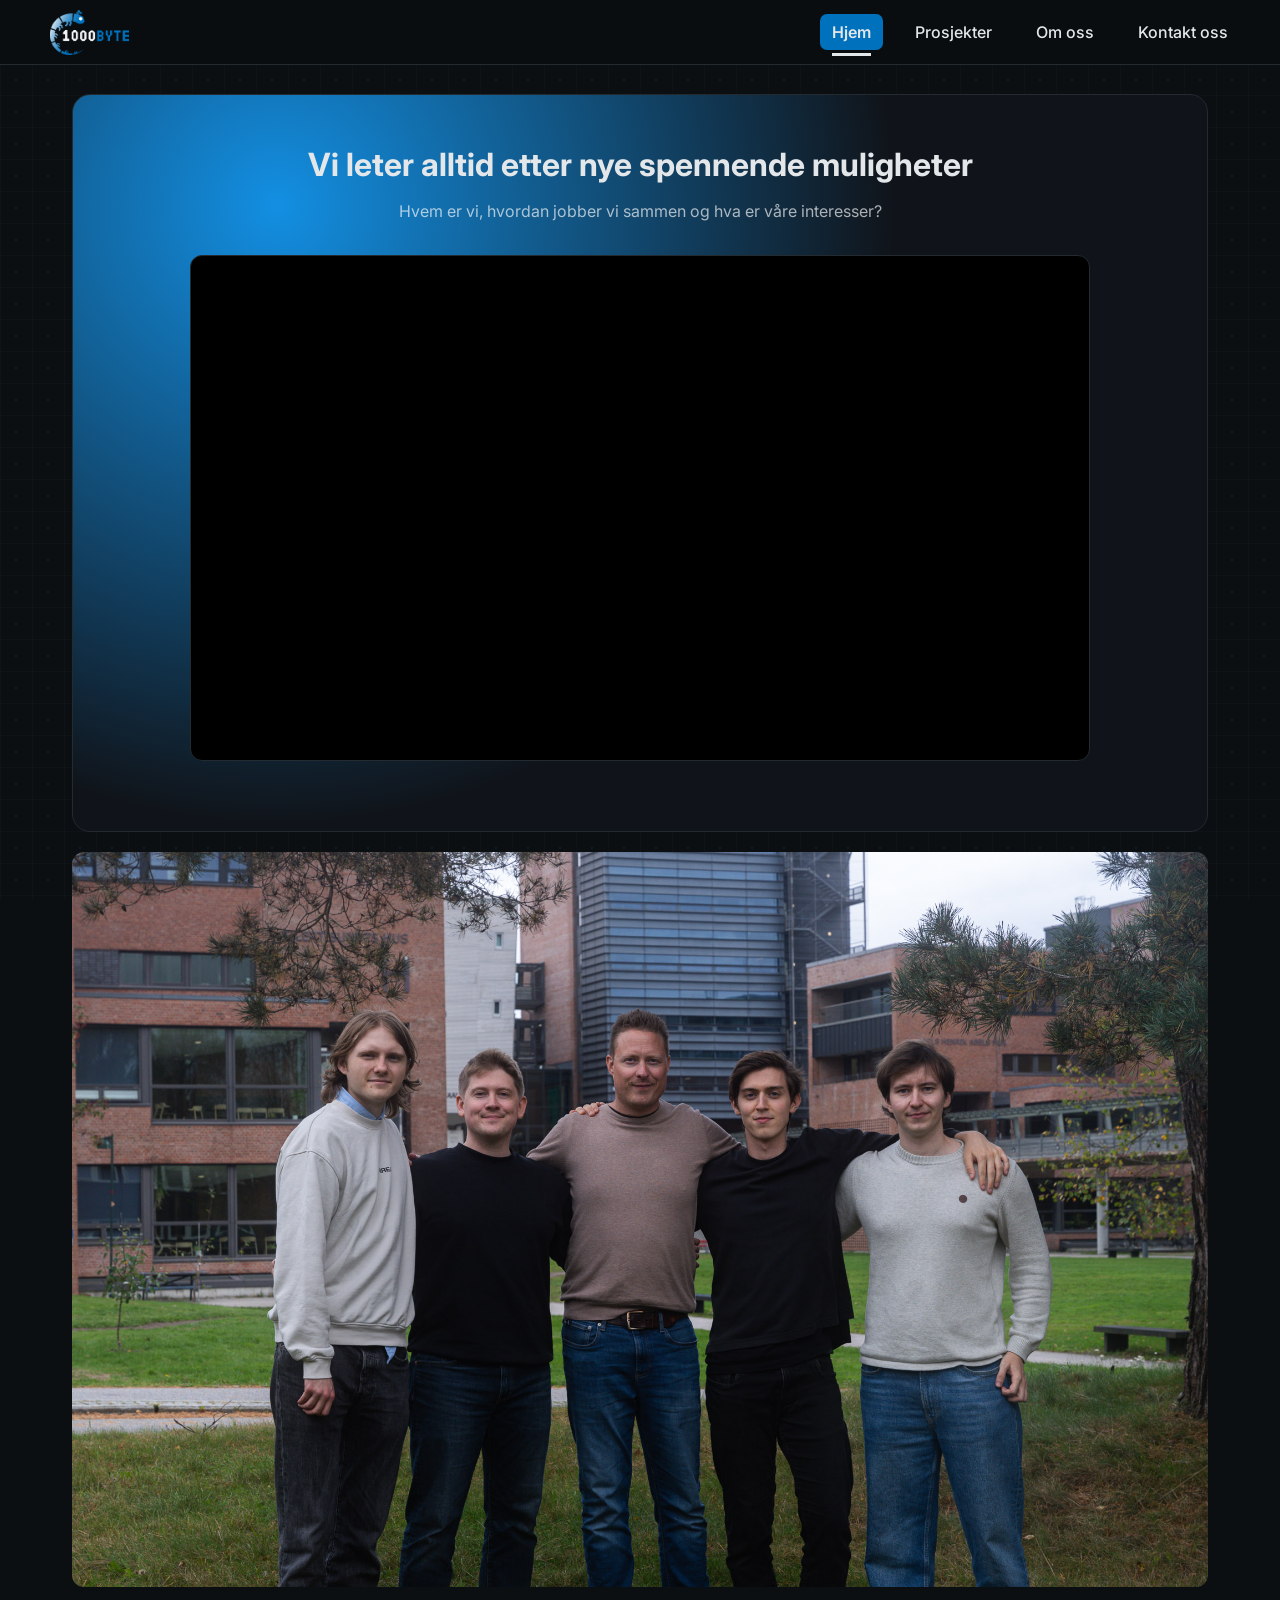
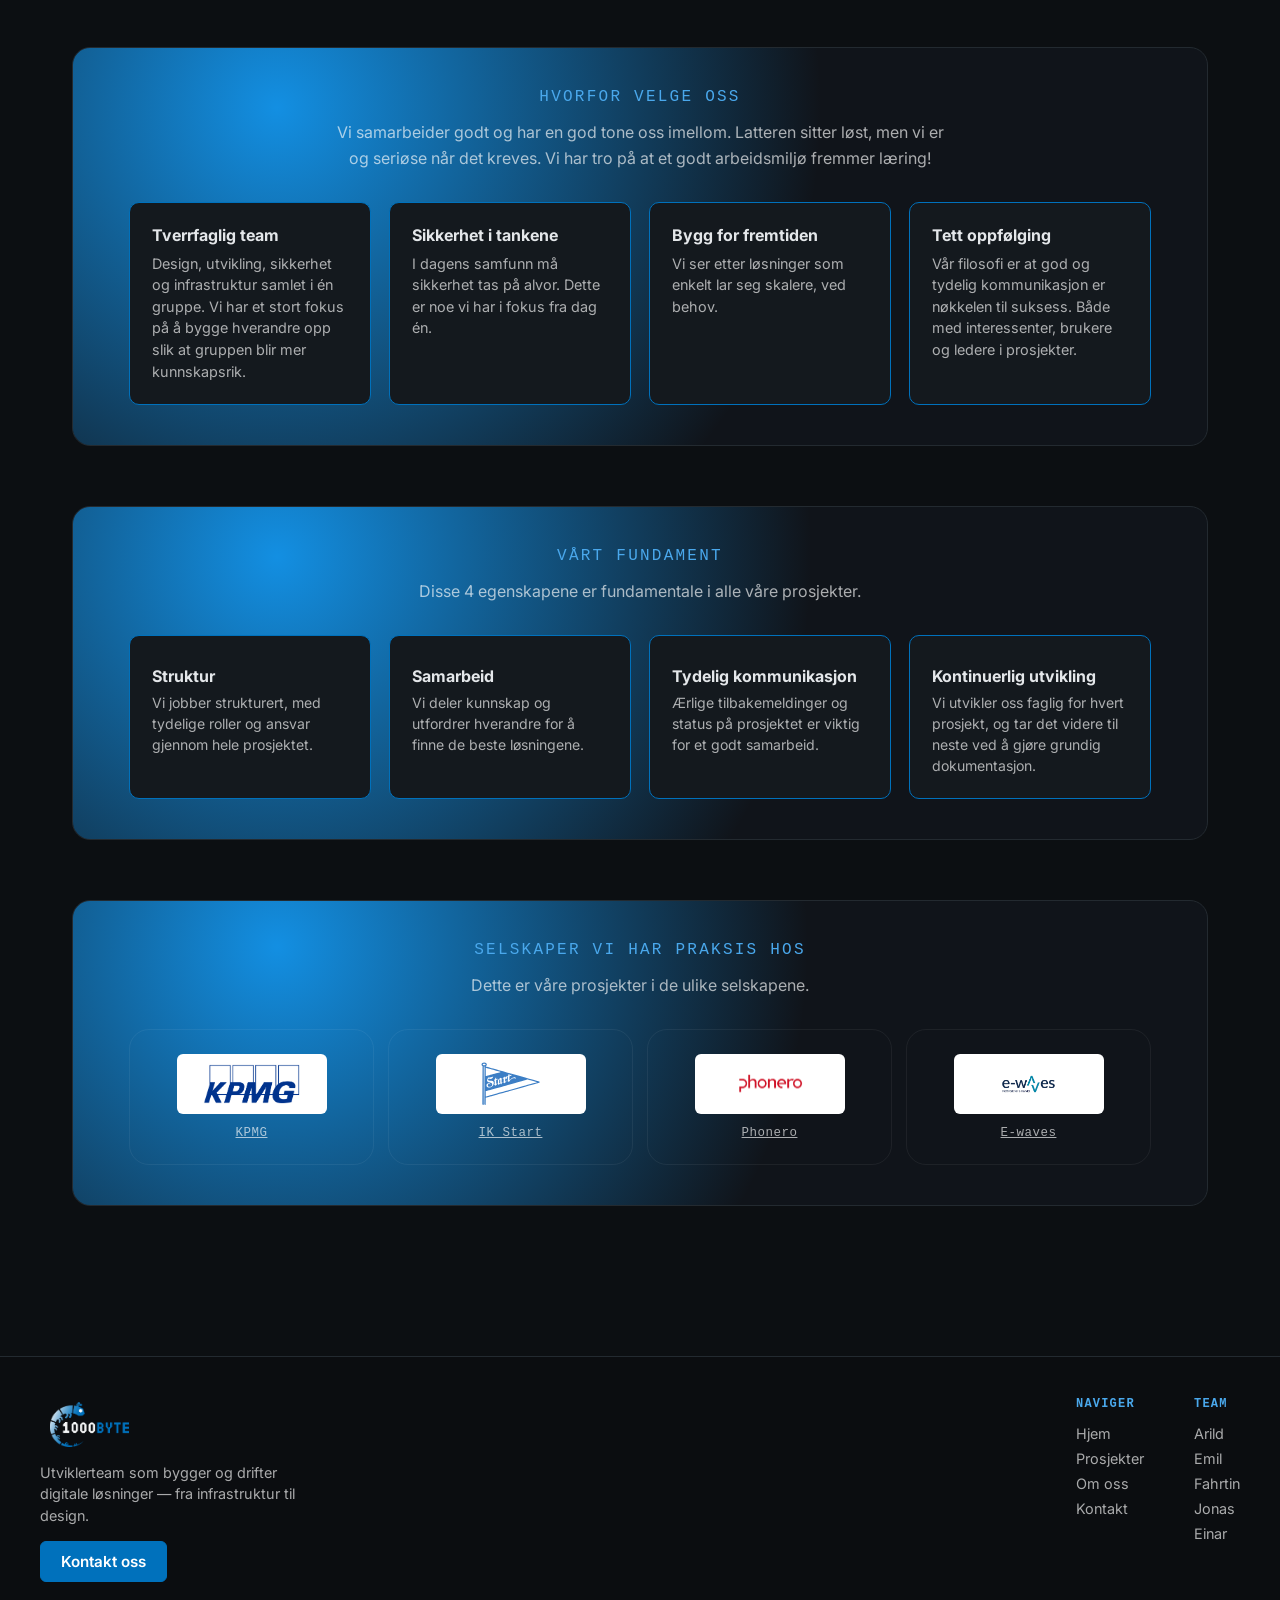
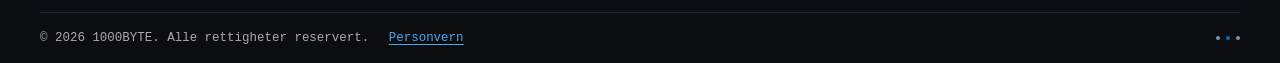
<file: index.html>
<!DOCTYPE html>
<html lang="no">
<head>
    <meta charset="UTF-8">
    <meta name="viewport" content="width=device-width, initial-scale=1.0">
    <title>1000BYTE</title>
    <link rel="stylesheet" href="site.css">
    <link rel="preconnect" href="https://fonts.googleapis.com">
    <link rel="preconnect" href="https://fonts.gstatic.com" crossorigin>
    <link href="https://fonts.googleapis.com/css2?family=Bitcount+Single:wght@100..900&family=Tiny5&display=swap" rel="stylesheet">
    <link href="https://fonts.googleapis.com/css2?family=Inter:wght@400;500;600;700;900&display=swap" rel="stylesheet">
</head>

<body>

    <div id="header"></div>

    <main class="content-container">

        <section class="video-section section-panel section-panel--accent">

            <h1 class="intro-title">
            Vi leter alltid etter nye spennende muligheter
            </h1>
            <p class="video-lead">
            Hvem er vi, hvordan jobber vi sammen og hva er våre interesser?
            </p>

            <div class="video-wrapper">
            <iframe
                src="https://www.youtube.com/embed/bQjE5xCxaAQ"
                title="1000BYTE teamvideo"
                allow="accelerometer; autoplay; clipboard-write; encrypted-media; gyroscope; picture-in-picture; web-share"
                referrerpolicy="strict-origin-when-cross-origin"
                allowfullscreen>
            </iframe>
            </div>

        </section>
        <header class="hero">

          <!-- Kommentert ut for å se bilde uten tekst!!
            <p class="hero-subtitle">
                Vi er en studentgruppe på fem studenter som har samarbeidet godt gjennom tidligere semestre.
                Gruppen har stort fokus på god kommunikasjon og samarbeid.
                Vi utfordrer hverandre faglig og bygger hverandre opp ved å dele kunnskap og erfaringer.
            </p>-->
            
        </header> 

        <section class="value-section section-panel section-panel--accent">
            <h2 class="section-heading">Hvorfor velge oss</h2>
            <p class="section-lead">Vi samarbeider godt og har en god tone oss imellom. Latteren sitter løst, men vi er og seriøse når det kreves. Vi har tro på at et godt arbeidsmiljø fremmer læring!</p>

            <div class="feature-grid">
                <div class="feature-card">
                    <h3>Tverrfaglig team</h3>
                    <p>Design, utvikling, sikkerhet og infrastruktur samlet i &eacute;n gruppe. Vi har et stort fokus på å bygge hverandre opp slik at gruppen blir mer kunnskapsrik.</p>
                </div>
                <div class="feature-card">
                    <h3>Sikkerhet i tankene</h3>
                    <p>I dagens samfunn må sikkerhet tas på alvor. Dette er noe vi har i fokus fra dag &eacute;n.</p>
                </div>
                <div class="feature-card">
                    <h3>Bygg for fremtiden</h3>
                    <p>Vi ser etter løsninger som enkelt lar seg skalere, ved behov.</p>
                </div>
                <div class="feature-card">
                    <h3>Tett oppfølging</h3>
                    <p>Vår filosofi er at god og tydelig kommunikasjon er nøkkelen til suksess. Både med interessenter, brukere og ledere i prosjekter.</p>
                </div>
            </div>
        </section>

        <section class="value-section section-panel section-panel--accent">
            <h2 class="section-heading">Vårt fundament</h2>
            <p class="section-lead">Disse 4 egenskapene er fundamentale i alle våre prosjekter.</p>


            <div class="values-grid">
                <div class="value-card">
                    <span class="value-index"></span>
                    <h3>Struktur</h3>
                    <p>Vi jobber strukturert, med tydelige roller og ansvar gjennom hele prosjektet.</p>
                </div>
                <div class="value-card">
                    <span class="value-index"></span>
                    <h3>Samarbeid</h3>
                    <p>Vi deler kunnskap og utfordrer hverandre for å finne de beste løsningene.</p>
                </div>
                <div class="value-card">
                    <span class="value-index"></span>
                    <h3>Tydelig kommunikasjon</h3>
                    <p>Ærlige tilbakemeldinger og status på prosjektet er viktig for et godt samarbeid.</p>
                </div>
                <div class="value-card">
                    <span class="value-index"></span>
                    <h3>Kontinuerlig utvikling</h3>
                    <p>Vi utvikler oss faglig for hvert prosjekt, og tar det videre til neste ved å gjøre grundig dokumentasjon.</p>
                </div>
            </div>
        </section>

        <section class="logos-section section-panel section-panel--accent">

    <h2 class="section-heading">Selskaper vi har praksis hos</h2>
    <p class="section-lead">Dette er våre prosjekter i de ulike selskapene.</p>

    <div class="logo-strip">

        <!-- KPMG -->
        <a href="https://ealme.com/"
           target="_blank"
           rel="noopener noreferrer"
           class="logo-tile">

            <img src="img/kpmg.png" alt="KPMG">
            <span>KPMG</span>

        </a>


        <!-- IK Start -->
        <a href="https://fahrtingit.github.io/"
           target="_blank"
           rel="noopener noreferrer"
           class="logo-tile">

            <img src="img/Start.svg" alt="Start IK">
            <span>IK Start</span>

        </a>


        <!-- Phonero -->
        <a href="https://arildb88.github.io/Hjemmeside/index.html#hjem"
           target="_blank"
           rel="noopener noreferrer"
           class="logo-tile">

            <img src="img/phonero.png" alt="Phonero">
            <span>Phonero</span>

        </a>


        <!-- E-waves -->
        <a href="https://emil-s-v.github.io/IS-302-Praksis/"
           target="_blank"
           rel="noopener noreferrer"
           class="logo-tile">

            <img src="img/ewaves.png" alt="E-waves">
            <span>E-waves</span>

        </a>

    </div>

</section>
    </main>

    <div id="footer"></div>

    <script src="site.js" defer></script>
</body>
</html>
</file>
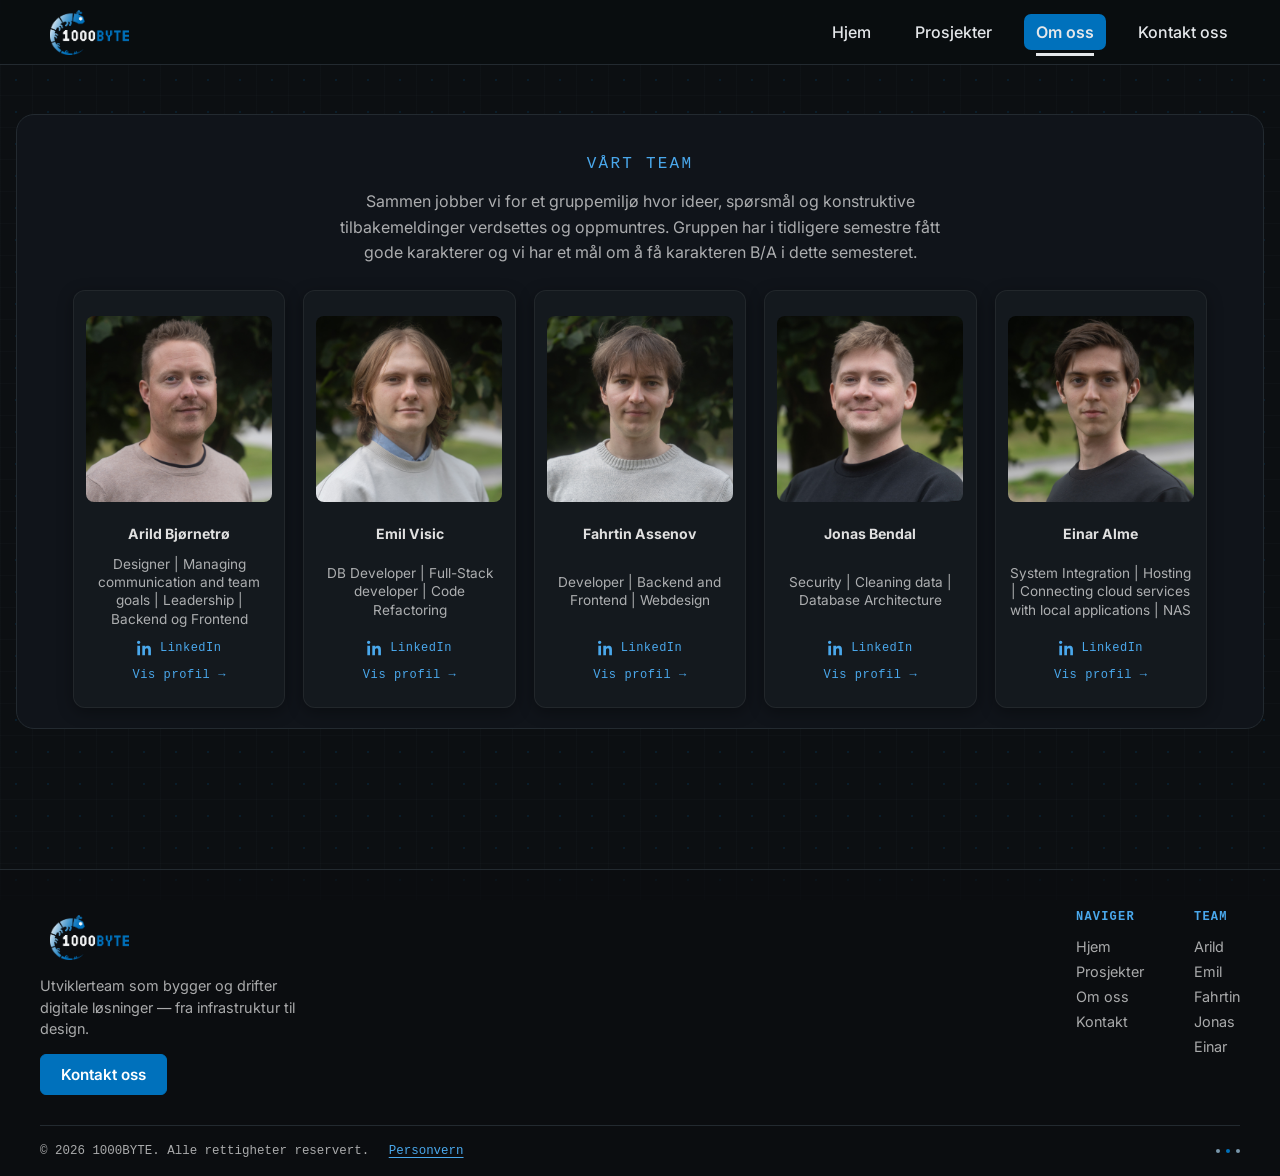
<file: about.html>
<!DOCTYPE html>
<html lang="no">
<head>
    <meta charset="UTF-8">
    <meta name="viewport" content="width=device-width, initial-scale=1.0">
    <title>1000BYTE &mdash; Om oss</title>
    <link rel="stylesheet" href="site.css">
    <link rel="preconnect" href="https://fonts.googleapis.com">
    <link rel="preconnect" href="https://fonts.gstatic.com" crossorigin>
    <link href="https://fonts.googleapis.com/css2?family=Bitcount+Single:wght@100..900&family=Tiny5&display=swap" rel="stylesheet">
    <link href="https://fonts.googleapis.com/css2?family=Inter:wght@400;500;600;700;900&display=swap" rel="stylesheet">
</head>

<body class="about-page">
    <div id="header"></div>

    <main class="content-container">
        <section class="section-panel">
            <h1 class="page-title">
                Vårt team
            </h1>
            <div class="about-text-box">
            <p>
                Sammen jobber vi for et gruppemiljø hvor ideer, spørsmål og konstruktive tilbakemeldinger verdsettes og oppmuntres.
                Gruppen har i tidligere semestre fått gode karakterer og vi har et mål om å få karakteren B/A i dette semesteret.
            </p>
            </div>

        <div class="team-section">
            <div class="team">
               <div class="member-link">
    <div class="member">

        <a class="member-main-link"
           href="profile-arild.html"
           aria-label="Vis profilen til Arild Bjørnetrø"></a>

        <img src="img/Arild.jpg" width="2048" height="2048" alt="Arild" class="avatar-image">

        <h3 class="bold-text">Arild Bjørnetrø</h3>

        <p>
            Designer | Managing communication and team goals | Leadership | Backend og Frontend
        </p>

        <a class="member-linkedin"
           href="https://www.linkedin.com/in/arild-bj%C3%B8rnetr%C3%B8-a94b39323/"
           target="_blank"
           rel="noopener noreferrer">

            <svg viewBox="0 0 24 24" aria-hidden="true">
                <path d="M4.98 3.5C4.98 4.88 3.86 6 2.48 6S0 4.88 0 3.5
                1.12 1 2.5 1s2.48 1.12 2.48 2.5zM.5 8.5h4V23h-4V8.5z
                M8.5 8.5h3.8v2h.05c.53-1 1.83-2.05 3.77-2.05
                4.03 0 4.78 2.65 4.78 6.1V23h-4v-6.9
                c0-1.65-.03-3.77-2.3-3.77-2.3 0-2.65
                1.8-2.65 3.65V23h-4V8.5z"/>
            </svg>

            LinkedIn
        </a>

        <span class="view-profile">Vis profil</span>

    </div>
</div>

    <!-- ==================== EMIL ==================== -->
    <div class="member-link">
        <div class="member">

            <a class="member-main-link"
               href="profile-emil.html"
               aria-label="Vis profilen til Emil Visic"></a>

            <img src="img/Emil.jpg" width="2048" height="2048"
                 alt="Emil Visic"
                 class="avatar-image">

            <h3 class="bold-text">Emil Visic</h3>

            <p>
                DB Developer | Full-Stack developer | Code Refactoring
            </p>

            <a class="member-linkedin"
               href="https://www.linkedin.com/in/emilsorfjorddalvisic/"
               target="_blank"
               rel="noopener noreferrer">

                <svg viewBox="0 0 24 24" aria-hidden="true">
                    <path d="M4.98 3.5C4.98 4.88 3.86 6 2.48 6S0 4.88 0 3.5
                    1.12 1 2.5 1s2.48 1.12 2.48 2.5zM.5 8.5h4V23h-4V8.5z
                    M8.5 8.5h3.8v2h.05c.53-1 1.83-2.05 3.77-2.05
                    4.03 0 4.78 2.65 4.78 6.1V23h-4v-6.9
                    c0-1.65-.03-3.77-2.3-3.77-2.3 0-2.65
                    1.8-2.65 3.65V23h-4V8.5z"/>
                </svg>

                LinkedIn
            </a>

            <span class="view-profile">Vis profil</span>

        </div>
    </div>


                 <div class="member-link">
        <div class="member">

            <a class="member-main-link"
               href="profile-fahrtin.html"
               aria-label="Vis profilen til Fahrtin Assenov"></a>

            <img src="img/Fahrtin.jpg" width="2048" height="2048"
                 alt="Fahrtin Assenov"
                 class="avatar-image">

            <h3 class="bold-text">Fahrtin Assenov</h3>

            <p>
                Developer | Backend and Frontend | Webdesign
            </p>

            <a class="member-linkedin"
               href="https://www.linkedin.com/in/fahrtin/"
               target="_blank"
               rel="noopener noreferrer">

                <svg viewBox="0 0 24 24" aria-hidden="true">
                    <path d="M4.98 3.5C4.98 4.88 3.86 6 2.48 6S0 4.88 0 3.5
                    1.12 1 2.5 1s2.48 1.12 2.48 2.5zM.5 8.5h4V23h-4V8.5z
                    M8.5 8.5h3.8v2h.05c.53-1 1.83-2.05 3.77-2.05
                    4.03 0 4.78 2.65 4.78 6.1V23h-4v-6.9
                    c0-1.65-.03-3.77-2.3-3.77-2.3 0-2.65
                    1.8-2.65 3.65V23h-4V8.5z"/>
                </svg>

                LinkedIn
            </a>

            <span class="view-profile">Vis profil</span>

        </div>
    </div>


    <!-- ==================== JONAS ==================== -->
    <div class="member-link">
        <div class="member">

            <a class="member-main-link"
               href="profile-jonas.html"
               aria-label="Vis profilen til Jonas Bendal"></a>

            <img src="img/Jonas.jpg" width="2048" height="2048"
                 alt="Jonas Bendal"
                 class="avatar-image">

            <h3 class="bold-text">Jonas Bendal</h3>

            <p>
                Security | Cleaning data | Database Architecture
            </p>

            <a class="member-linkedin"
               href="https://www.linkedin.com/in/jonasbendal/"
               target="_blank"
               rel="noopener noreferrer">

                <svg viewBox="0 0 24 24" aria-hidden="true">
                    <path d="M4.98 3.5C4.98 4.88 3.86 6 2.48 6S0 4.88 0 3.5
                    1.12 1 2.5 1s2.48 1.12 2.48 2.5zM.5 8.5h4V23h-4V8.5z
                    M8.5 8.5h3.8v2h.05c.53-1 1.83-2.05 3.77-2.05
                    4.03 0 4.78 2.65 4.78 6.1V23h-4v-6.9
                    c0-1.65-.03-3.77-2.3-3.77-2.3 0-2.65
                    1.8-2.65 3.65V23h-4V8.5z"/>
                </svg>

                LinkedIn
            </a>

            <span class="view-profile">Vis profil</span>

        </div>
    </div>


    <!-- ==================== EINAR ==================== -->
    <div class="member-link">
        <div class="member">

            <a class="member-main-link"
               href="profile-einar.html"
               aria-label="Vis profilen til Einar Alme"></a>

            <img src="img/Einar.jpg" width="2048" height="2048"
                 alt="Einar Alme"
                 class="avatar-image">

            <h3 class="bold-text">Einar Alme</h3>

            <p>
                System Integration | Hosting | Connecting cloud services with local applications | NAS
            </p>

            <a class="member-linkedin"
               href="https://www.linkedin.com/in/einaralme/"
               target="_blank"
               rel="noopener noreferrer">

                <svg viewBox="0 0 24 24" aria-hidden="true">
                    <path d="M4.98 3.5C4.98 4.88 3.86 6 2.48 6S0 4.88 0 3.5
                    1.12 1 2.5 1s2.48 1.12 2.48 2.5zM.5 8.5h4V23h-4V8.5z
                    M8.5 8.5h3.8v2h.05c.53-1 1.83-2.05 3.77-2.05
                    4.03 0 4.78 2.65 4.78 6.1V23h-4v-6.9
                    c0-1.65-.03-3.77-2.3-3.77-2.3 0-2.65
                    1.8-2.65 3.65V23h-4V8.5z"/>
                </svg>

                LinkedIn
            </a>

            <span class="view-profile">Vis profil</span>

        </div>
    </div>

</div>
        </div>
    </section>
    </main>

    <div id="footer"></div>

    <script src="site.js" defer></script>
</body>
</html>
</file>
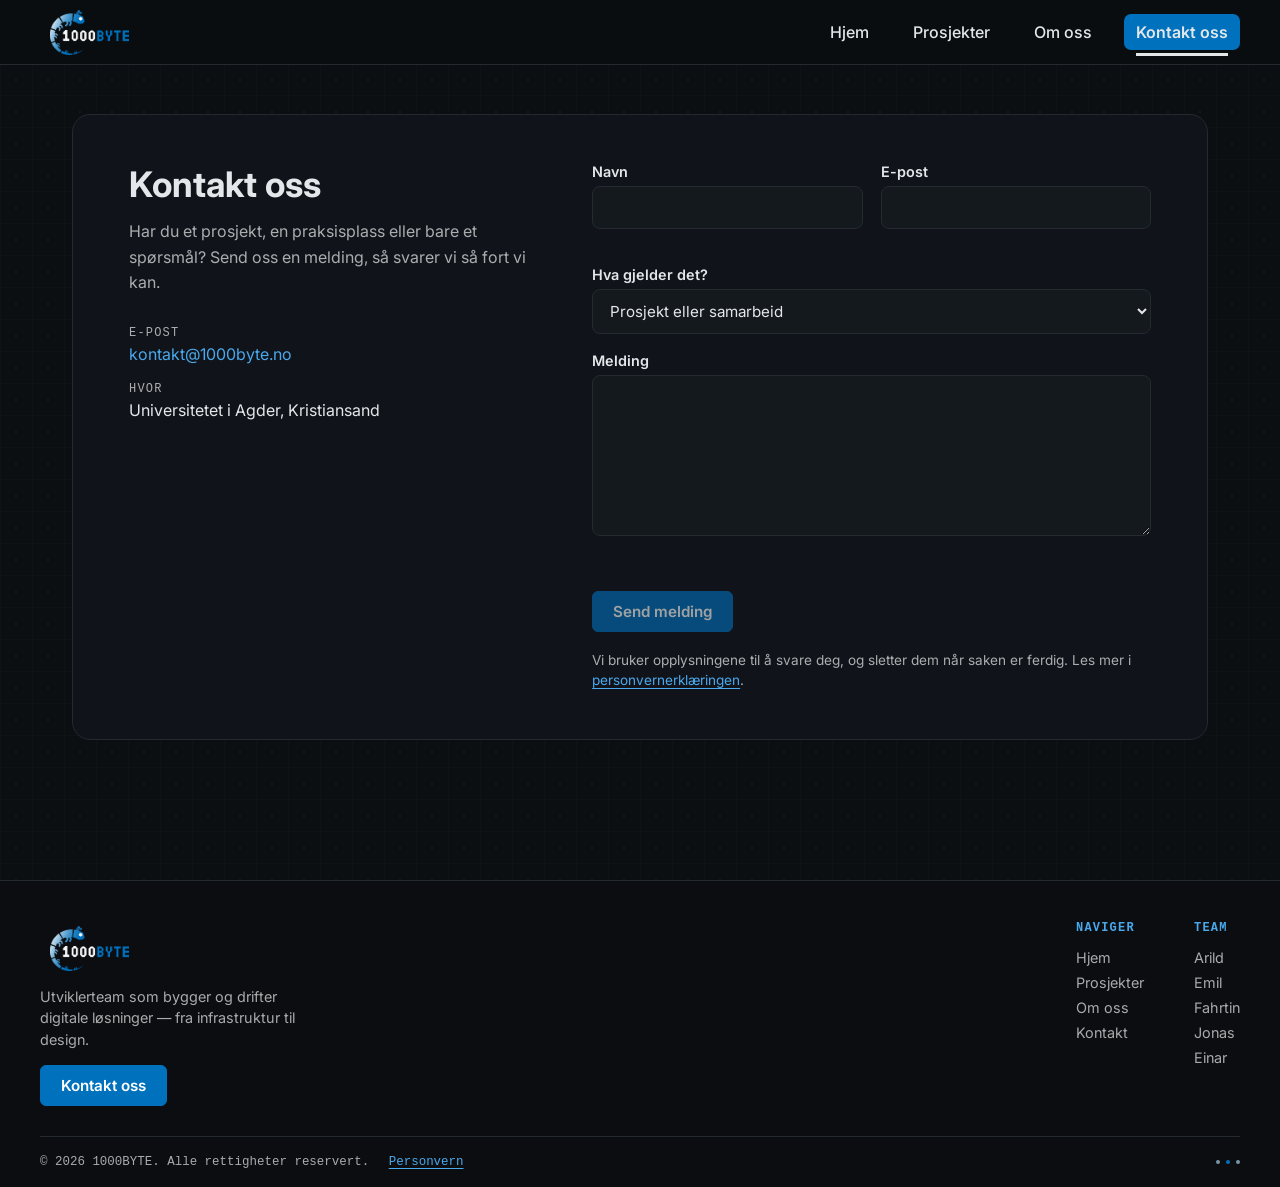
<file: kontakt.html>
<!DOCTYPE html>
<html lang="no">
<head>
    <meta charset="UTF-8">
    <meta name="viewport" content="width=device-width, initial-scale=1.0">
    <title>1000BYTE &mdash; Kontakt oss</title>
    <link rel="stylesheet" href="site.css">
    <link rel="preconnect" href="https://fonts.googleapis.com">
    <link rel="preconnect" href="https://fonts.gstatic.com" crossorigin>
    <link href="https://fonts.googleapis.com/css2?family=Bitcount+Single:wght@100..900&family=Tiny5&display=swap" rel="stylesheet">
    <link href="https://fonts.googleapis.com/css2?family=Inter:wght@400;500;600;700;900&display=swap" rel="stylesheet">
</head>

<body class="contact-page">
    <div id="header"></div>

    <main class="content-container">

        <section class="section-panel contact-layout">

            <div class="contact-intro">
                <h1 class="contact-title">Kontakt oss</h1>
                <p class="section-lead">
                    Har du et prosjekt, en praksisplass eller bare et spørsmål?
                    Send oss en melding, så svarer vi så fort vi kan.
                </p>

                <dl class="contact-details">
                    <div>
                        <dt>E-post</dt>
                        <dd><a href="mailto:kontakt@1000byte.no">kontakt@1000byte.no</a></dd>
                    </div>
                    <div>
                        <dt>Hvor</dt>
                        <dd>Universitetet i Agder, Kristiansand</dd>
                    </div>
                </dl>
            </div>

            <!--
                Uten data-endpoint åpner skjemaet besøkerens e-postprogram med meldingen ferdig utfylt.
                For å sende direkte fra siden: opprett et skjema hos f.eks. Formspree og legg inn adressen her,
                f.eks. data-endpoint="https://formspree.io/f/xxxxxxx"
            -->
           <form class="contact-form"
      id="contactForm"
      action="https://api.web3forms.com/submit"
      method="POST"
      novalidate>

    <!-- Web3Forms -->
    <input type="hidden"
           name="access_key"
           value="ff44f85e-b980-4d24-963d-3998cca68206">

    <input type="hidden"
           name="subject"
           value="Ny henvendelse fra 1000BYTE">

    <input type="hidden"
           name="from_name"
           value="1000BYTE kontaktskjema">

    <div class="form-row">
        <div class="form-field">
            <label for="contactName">Navn</label>
            <input id="contactName"
                   name="name"
                   type="text"
                   autocomplete="name"
                   required>
            <p class="field-error" id="contactNameError"></p>
        </div>

        <div class="form-field">
            <label for="contactEmail">E-post</label>
            <input id="contactEmail"
                   name="email"
                   type="email"
                   autocomplete="email"
                   required>
            <p class="field-error" id="contactEmailError"></p>
        </div>
    </div>

    <div class="form-field">
        <label for="contactTopic">Hva gjelder det?</label>
        <select id="contactTopic" name="emne">
            <option value="Prosjekt eller samarbeid">Prosjekt eller samarbeid</option>
            <option value="Praksis">Praksis</option>
            <option value="Spørsmål til teamet">Spørsmål til teamet</option>
            <option value="Annet">Annet</option>
        </select>
    </div>

    <div class="form-field">
        <label for="contactMessage">Melding</label>
        <textarea id="contactMessage"
                  name="message"
                  rows="6"
                  required></textarea>
        <p class="field-error" id="contactMessageError"></p>
    </div>

    <!-- Spam-beskyttelse -->
    <input class="form-trap"
           type="checkbox"
           name="botcheck"
           tabindex="-1"
           autocomplete="off"
           aria-hidden="true"
           style="display: none;">

<!-- CAPTCHA: Bekreft at du ikke er en robot -->
<div class="form-field">
    <div class="h-captcha"
         data-captcha="true"></div>
</div>

<div class="form-actions">
    <button class="btn btn-primary btn-solid"
            id="contactSubmit"
            type="submit"
            disabled>
        Send melding
    </button>

    <p class="form-status"
       id="contactStatus"
       role="status"
       aria-live="polite"></p>
</div>

    <p class="form-privacy">
        Vi bruker opplysningene til å svare deg, og sletter dem når saken er ferdig.
        Les mer i <a href="personvern.html">personvernerklæringen</a>.
    </p>

</form>

        </section>
        <script src="https://web3forms.com/client/script.js" async defer></script>
    </main>

    <div id="footer"></div>

    <script src="site.js" defer></script>
</body>
</html>
</file>
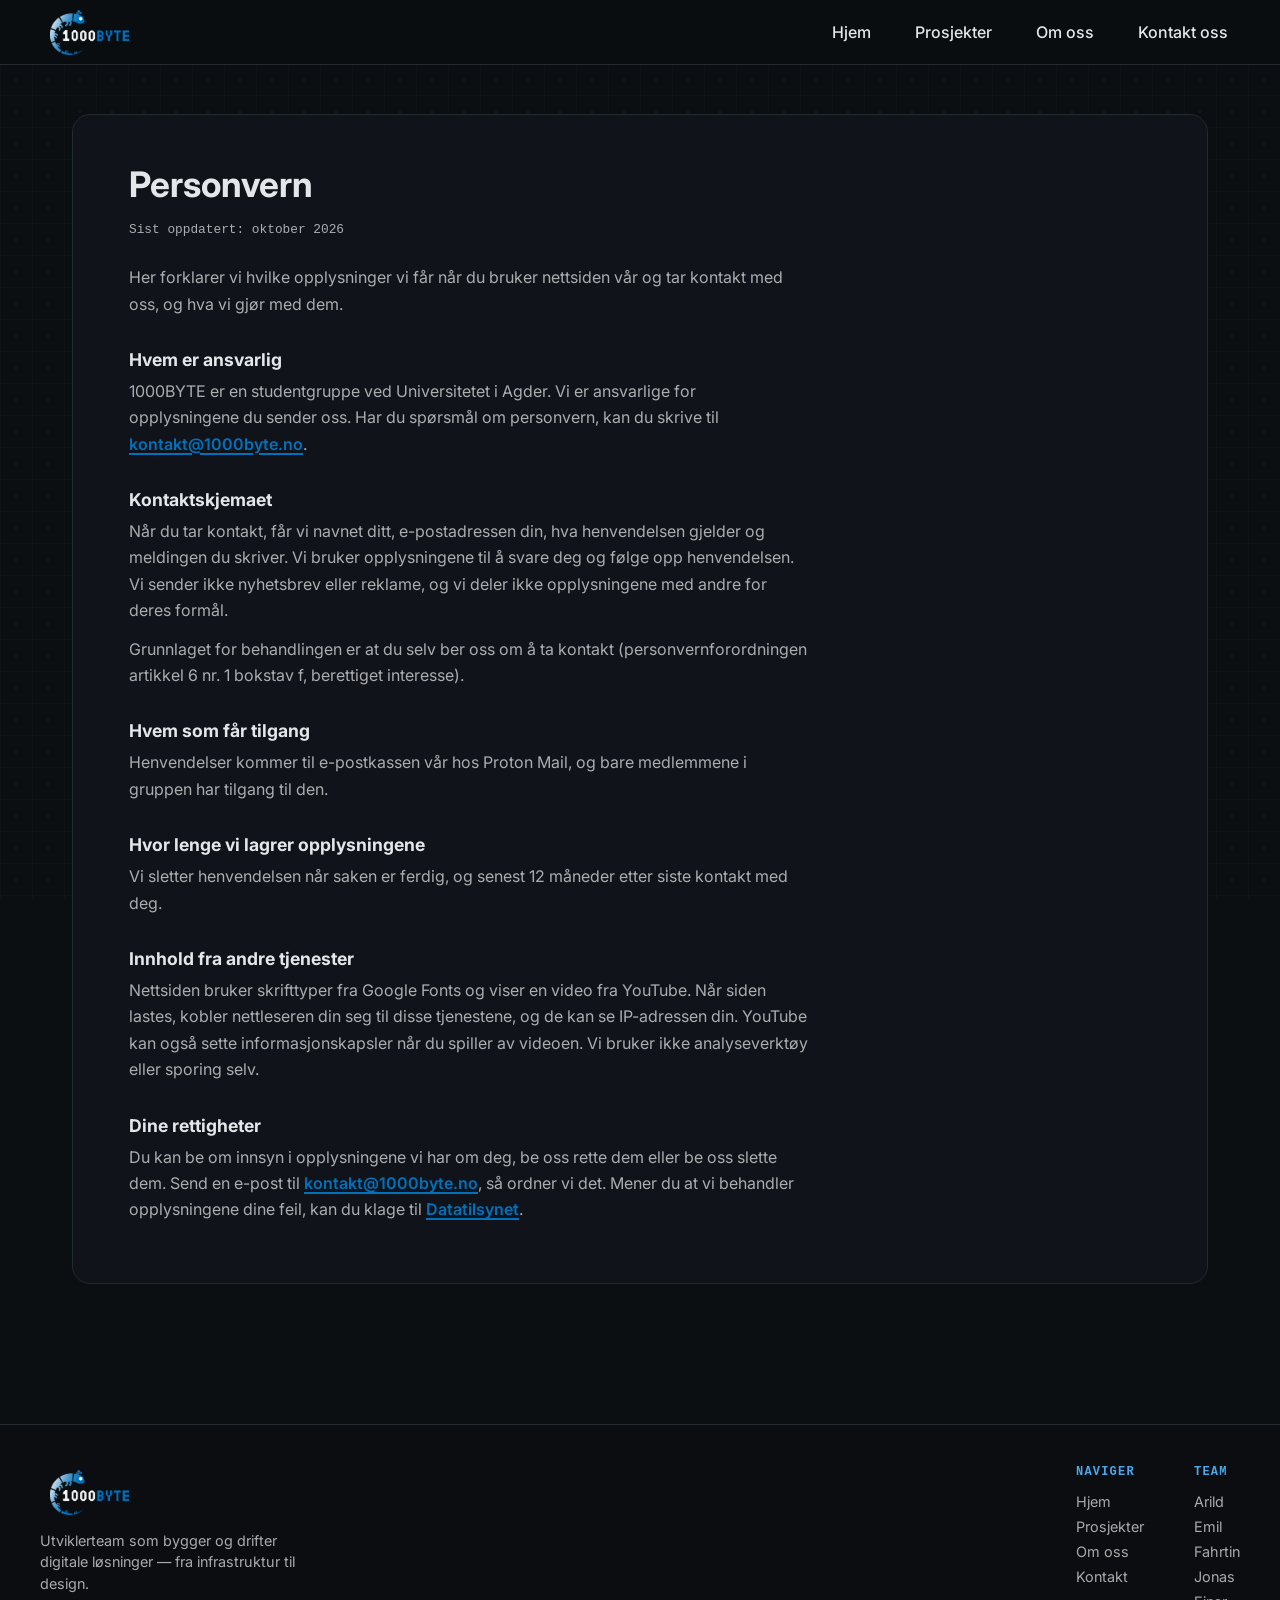
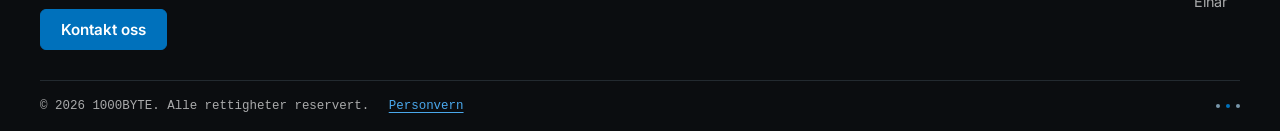
<file: personvern.html>
<!DOCTYPE html>
<html lang="no">
<head>
    <meta charset="UTF-8">
    <meta name="viewport" content="width=device-width, initial-scale=1.0">
    <title>1000BYTE &mdash; Personvern</title>
    <link rel="stylesheet" href="site.css">
    <link rel="preconnect" href="https://fonts.googleapis.com">
    <link rel="preconnect" href="https://fonts.gstatic.com" crossorigin>
    <link href="https://fonts.googleapis.com/css2?family=Bitcount+Single:wght@100..900&family=Tiny5&display=swap" rel="stylesheet">
    <link href="https://fonts.googleapis.com/css2?family=Inter:wght@400;500;600;700;900&display=swap" rel="stylesheet">
</head>

<body>
    <div id="header"></div>

    <!--
        Husk å oppdatere avsnittet «Hvem som får tilgang» hvis kontaktskjemaet
        kobles til en tjeneste som Web3Forms, eller til et eget API.
    -->
    <main class="content-container">

        <section class="section-panel legal-page">

            <h1 class="contact-title">Personvern</h1>
            <p class="legal-updated">Sist oppdatert: oktober 2026</p>

            <p>
                Her forklarer vi hvilke opplysninger vi får når du bruker nettsiden vår
                og tar kontakt med oss, og hva vi gjør med dem.
            </p>

            <h2>Hvem er ansvarlig</h2>
            <p>
                1000BYTE er en studentgruppe ved Universitetet i Agder. Vi er ansvarlige for
                opplysningene du sender oss. Har du spørsmål om personvern, kan du skrive til
                <a href="mailto:kontakt@1000byte.no">kontakt@1000byte.no</a>.
            </p>

            <h2>Kontaktskjemaet</h2>
            <p>
                Når du tar kontakt, får vi navnet ditt, e-postadressen din, hva henvendelsen gjelder
                og meldingen du skriver. Vi bruker opplysningene til å svare deg og følge opp
                henvendelsen. Vi sender ikke nyhetsbrev eller reklame, og vi deler ikke opplysningene
                med andre for deres formål.
            </p>
            <p>
                Grunnlaget for behandlingen er at du selv ber oss om å ta kontakt
                (personvernforordningen artikkel 6 nr. 1 bokstav f, berettiget interesse).
            </p>

            <h2>Hvem som får tilgang</h2>
            <p>
                Henvendelser kommer til e-postkassen vår hos Proton Mail, og bare medlemmene
                i gruppen har tilgang til den.
            </p>

            <h2>Hvor lenge vi lagrer opplysningene</h2>
            <p>
                Vi sletter henvendelsen når saken er ferdig, og senest 12 måneder etter
                siste kontakt med deg.
            </p>

            <h2>Innhold fra andre tjenester</h2>
            <p>
                Nettsiden bruker skrifttyper fra Google Fonts og viser en video fra YouTube.
                Når siden lastes, kobler nettleseren din seg til disse tjenestene, og de kan
                se IP-adressen din. YouTube kan også sette informasjonskapsler når du spiller
                av videoen. Vi bruker ikke analyseverktøy eller sporing selv.
            </p>

            <h2>Dine rettigheter</h2>
            <p>
                Du kan be om innsyn i opplysningene vi har om deg, be oss rette dem eller be oss
                slette dem. Send en e-post til
                <a href="mailto:kontakt@1000byte.no">kontakt@1000byte.no</a>, så ordner vi det.
                Mener du at vi behandler opplysningene dine feil, kan du klage til
                <a href="https://www.datatilsynet.no" target="_blank" rel="noopener noreferrer">Datatilsynet</a>.
            </p>

        </section>

    </main>

    <div id="footer"></div>

    <script src="site.js" defer></script>
</body>
</html>
</file>
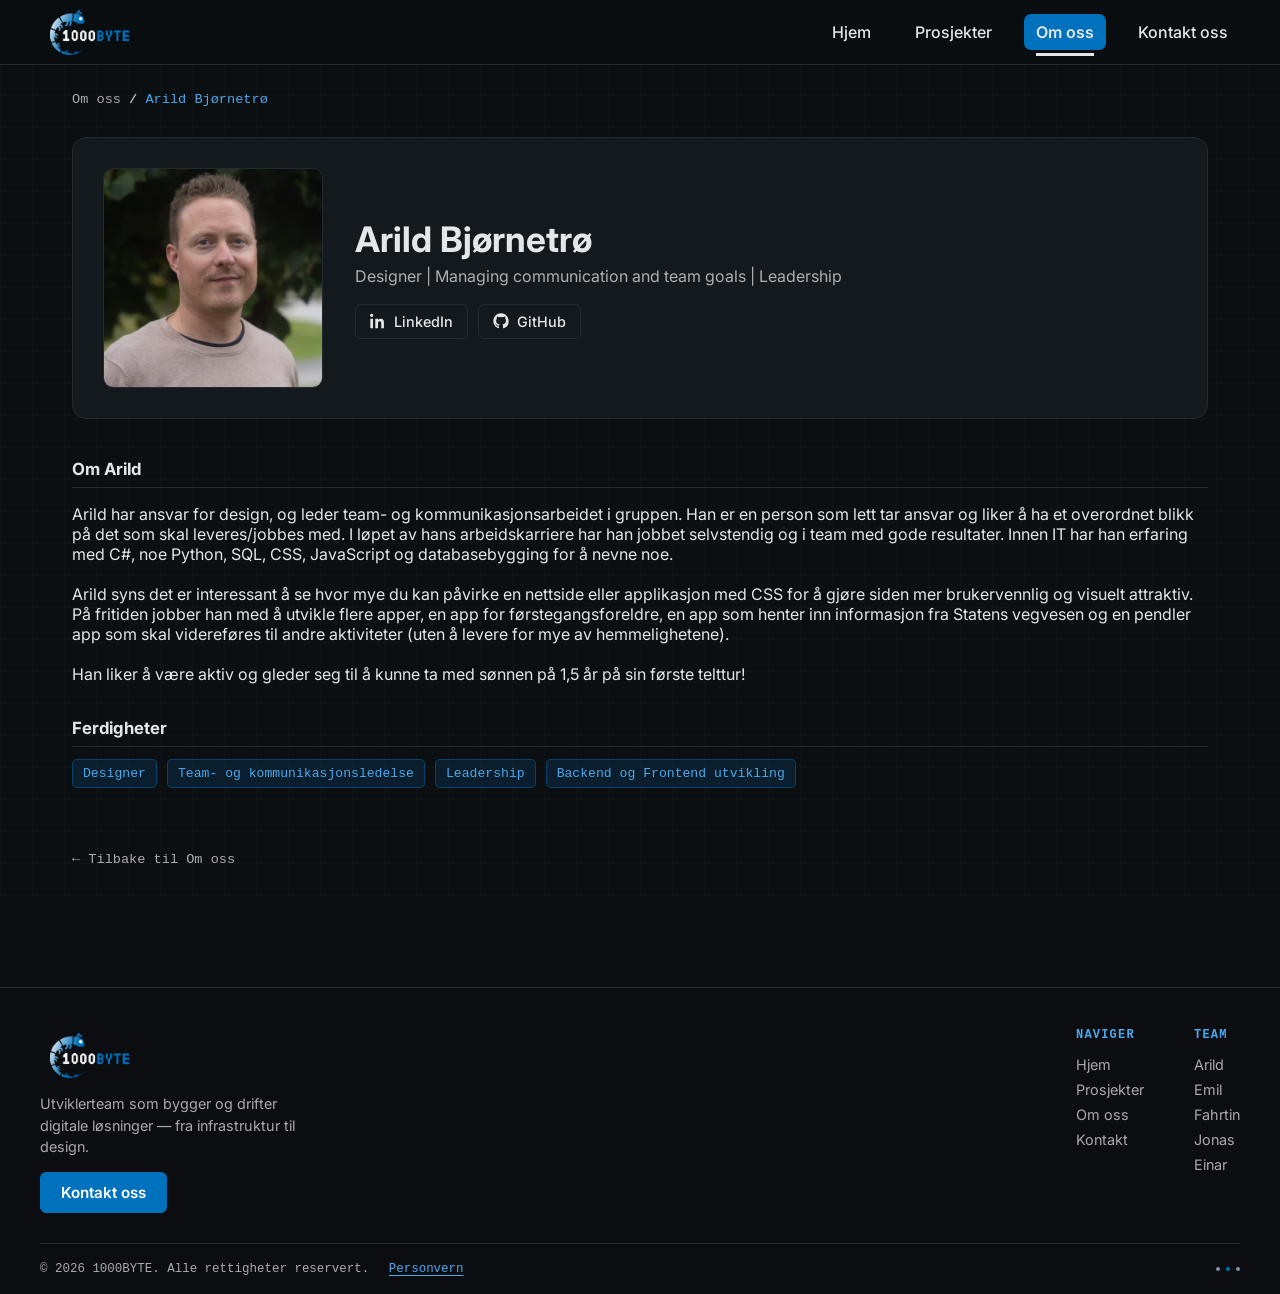
<file: profile-arild.html>
<!DOCTYPE html>
<html lang="no">
<head>
    <meta charset="UTF-8">
    <meta name="viewport" content="width=device-width, initial-scale=1.0">
    <title>1000BYTE &mdash; Arild Bjørnetrø</title>
    <link rel="stylesheet" href="site.css">
    <link rel="preconnect" href="https://fonts.googleapis.com">
    <link rel="preconnect" href="https://fonts.gstatic.com" crossorigin>
    <link href="https://fonts.googleapis.com/css2?family=Bitcount+Single:wght@100..900&family=Tiny5&display=swap" rel="stylesheet">
    <link href="https://fonts.googleapis.com/css2?family=Inter:wght@400;500;600;700;900&display=swap" rel="stylesheet">
</head>

<body>
    <div id="header"></div>

    <main class="content-container">
        <p class="breadcrumb"><a href="about.html">Om oss</a> / <span class="breadcrumb-current" aria-current="page">Arild Bjørnetrø</span></p>

        <section class="profile-hero">
            <img src="img/Arild.jpg" alt="Arild Bjørnetrø" class="profile-avatar" width="2048" height="2048">
            <div>
                <h1 class="profile-name">Arild Bjørnetrø</h1>
                <p class="profile-role">Designer | Managing communication and team goals | Leadership</p>
                <div class="profile-socials">
                    <a class="social-btn" href="https://www.linkedin.com/in/arild-bj%C3%B8rnetr%C3%B8-a94b39323/" target="_blank" rel="noopener">
                        <svg viewBox="0 0 24 24" aria-hidden="true"><path d="M4.98 3.5C4.98 4.88 3.86 6 2.48 6S0 4.88 0 3.5 1.12 1 2.5 1s2.48 1.12 2.48 2.5zM.5 8.5h4V23h-4V8.5zM8.5 8.5h3.8v2h.05c.53-1 1.83-2.05 3.77-2.05 4.03 0 4.78 2.65 4.78 6.1V23h-4v-6.9c0-1.65-.03-3.77-2.3-3.77-2.3 0-2.65 1.8-2.65 3.65V23h-4V8.5z"/></svg>
                        LinkedIn
                    </a>
                    <a class="social-btn" href="https://github.com/Arildb88" target="_blank" rel="noopener">
                        <svg viewBox="0 0 24 24" aria-hidden="true"><path d="M12 .5C5.73.5.5 5.73.5 12c0 5.1 3.29 9.4 7.86 10.93.57.1.78-.25.78-.55v-2.1c-3.2.7-3.88-1.36-3.88-1.36-.53-1.34-1.29-1.7-1.29-1.7-1.06-.72.08-.71.08-.71 1.17.08 1.78 1.2 1.78 1.2 1.04 1.78 2.73 1.27 3.4.97.1-.75.4-1.27.73-1.56-2.55-.29-5.23-1.28-5.23-5.69 0-1.26.45-2.29 1.19-3.09-.12-.29-.52-1.46.11-3.05 0 0 .97-.31 3.18 1.18a11 11 0 0 1 5.79 0c2.2-1.49 3.17-1.18 3.17-1.18.64 1.59.24 2.76.12 3.05.74.8 1.18 1.83 1.18 3.09 0 4.42-2.69 5.4-5.25 5.68.41.36.78 1.08.78 2.17v3.21c0 .3.2.66.79.55A11.5 11.5 0 0 0 23.5 12C23.5 5.73 18.27.5 12 .5z"/></svg>
                        GitHub
                    </a>
                </div>
            </div>
        </section>

        <section class="profile-section">
            <h2>Om Arild</h2>
            <p class="normal-text">
                Arild har ansvar for design, og leder team- og kommunikasjonsarbeidet i gruppen.
                Han er en person som lett tar ansvar og liker å ha et overordnet blikk på det som skal leveres/jobbes med. I løpet av hans arbeidskarriere har han jobbet selvstendig og i team med gode resultater.
                Innen IT har han erfaring med C#, noe Python, SQL, CSS, JavaScript og databasebygging for å nevne noe.
                <br><br>
                Arild syns det er interessant å se hvor mye du kan påvirke en nettside eller applikasjon med CSS for å gjøre siden mer brukervennlig og visuelt attraktiv.
                På fritiden jobber han med å utvikle flere apper, en app for førstegangsforeldre, en app som henter inn informasjon fra Statens vegvesen og en pendler app som skal videreføres til andre aktiviteter (uten å levere for mye av hemmelighetene).
                <br><br>
                Han liker å være aktiv og gleder seg til å kunne ta med sønnen på 1,5 år på sin første telttur!

            </p>
        </section>

        <section class="profile-section">
            <h2>Ferdigheter</h2>
            <ul class="skills-tags">
                <li>Designer</li>
                <li>Team- og kommunikasjonsledelse</li>
                <li>Leadership</li>
                <li>Backend og Frontend utvikling</li>
            </ul>
        </section>

        <!-- <section class="profile-section">
            <h2>Video</h2>
            TODO: swap this placeholder for a real embed, e.g.
                 <iframe src="https://www.youtube.com/embed/VIDEO_ID" title="Arild" allowfullscreen></iframe>
                 or <video src="img/arild-intro.mp4" controls></video> 
            <div class="video-embed">
                <div class="video-placeholder-label">
                    <span class="play-icon">&#9658;</span>
                    Video kommer snart
                </div>
            </div>
        </section> -->

        <a class="back-link" href="about.html">&larr; Tilbake til Om oss</a>
    </main>

    <div id="footer"></div>

    <script src="site.js" defer></script>
</body>
</html>
</file>
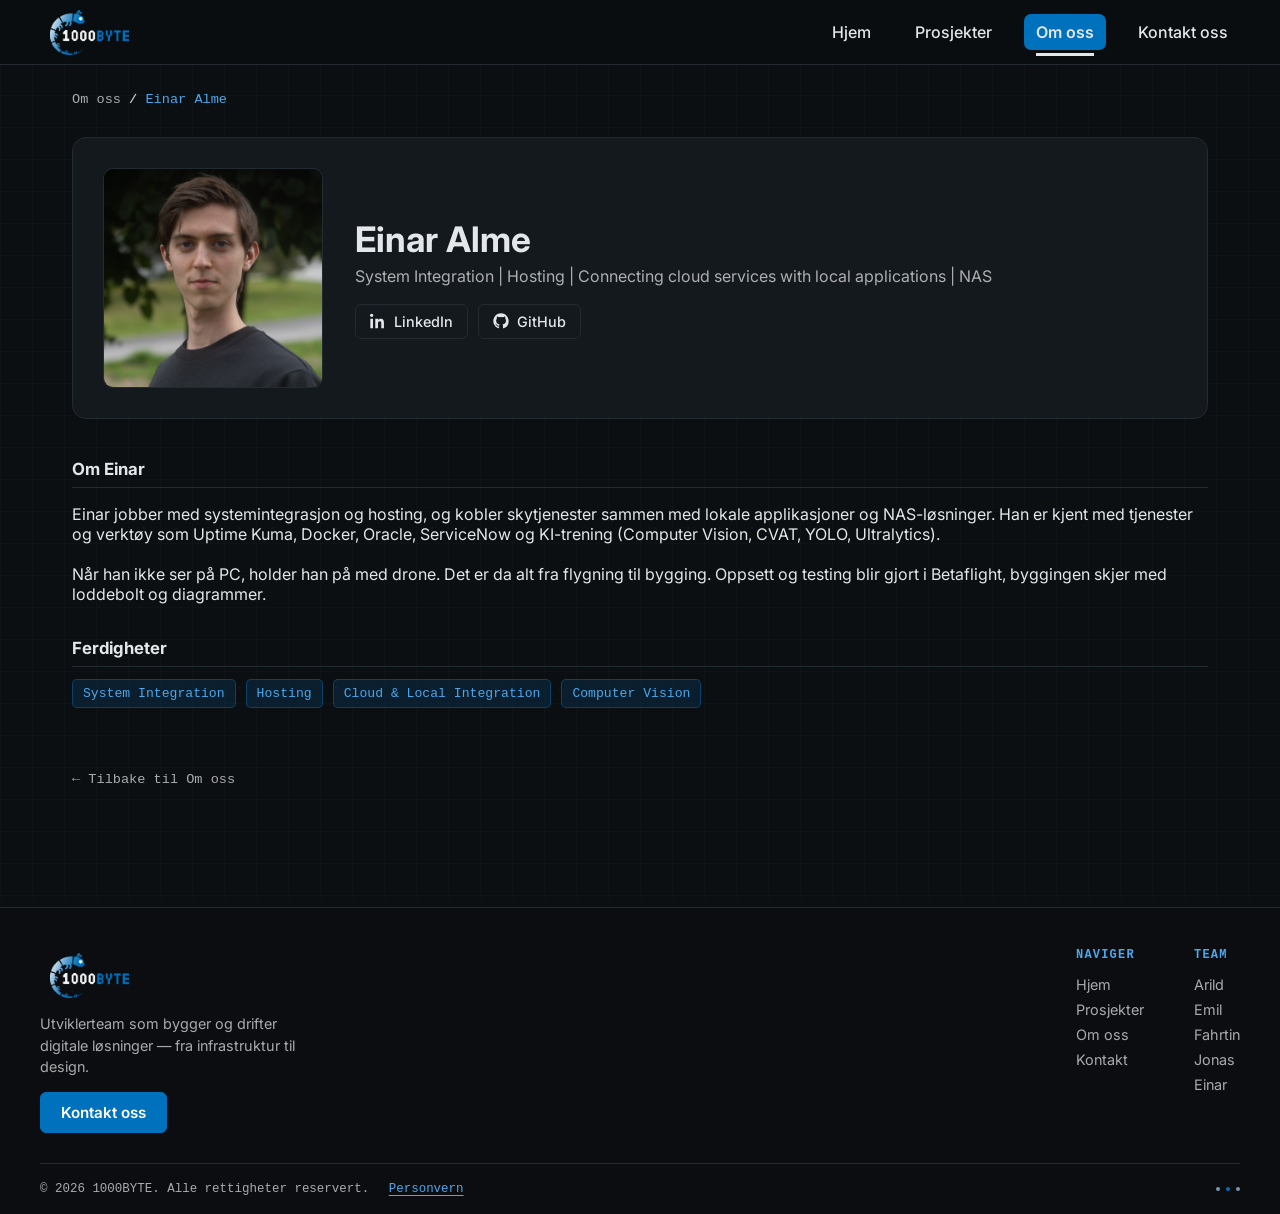
<file: profile-einar.html>
<!DOCTYPE html>
<html lang="no">
<head>
    <meta charset="UTF-8">
    <meta name="viewport" content="width=device-width, initial-scale=1.0">
    <title>1000BYTE &mdash; Einar Alme</title>
    <link rel="stylesheet" href="site.css">
    <link rel="preconnect" href="https://fonts.googleapis.com">
    <link rel="preconnect" href="https://fonts.gstatic.com" crossorigin>
    <link href="https://fonts.googleapis.com/css2?family=Bitcount+Single:wght@100..900&family=Tiny5&display=swap" rel="stylesheet">
    <link href="https://fonts.googleapis.com/css2?family=Inter:wght@400;500;600;700;900&display=swap" rel="stylesheet">
</head>

<body>
    <div id="header"></div>

    <main class="content-container">
        <p class="breadcrumb"><a href="about.html">Om oss</a> / <span class="breadcrumb-current" aria-current="page">Einar Alme</span></p>

        <section class="profile-hero">
            <img src="img/Einar.jpg" alt="Einar Alme" class="profile-avatar" width="2048" height="2048">
            <div>
                <h1 class="profile-name">Einar Alme</h1>
                <p class="profile-role">System Integration | Hosting | Connecting cloud services with local applications | NAS</p>
                <div class="profile-socials">
                    <a class="social-btn" href="https://www.linkedin.com/in/einaralme/" target="_blank" rel="noopener">
                        <svg viewBox="0 0 24 24" aria-hidden="true"><path d="M4.98 3.5C4.98 4.88 3.86 6 2.48 6S0 4.88 0 3.5 1.12 1 2.5 1s2.48 1.12 2.48 2.5zM.5 8.5h4V23h-4V8.5zM8.5 8.5h3.8v2h.05c.53-1 1.83-2.05 3.77-2.05 4.03 0 4.78 2.65 4.78 6.1V23h-4v-6.9c0-1.65-.03-3.77-2.3-3.77-2.3 0-2.65 1.8-2.65 3.65V23h-4V8.5z"/></svg>
                        LinkedIn
                    </a>
                    <a class="social-btn" href="https://github.com/ENCLD" target="_blank" rel="noopener">
                        <svg viewBox="0 0 24 24" aria-hidden="true"><path d="M12 .5C5.73.5.5 5.73.5 12c0 5.1 3.29 9.4 7.86 10.93.57.1.78-.25.78-.55v-2.1c-3.2.7-3.88-1.36-3.88-1.36-.53-1.34-1.29-1.7-1.29-1.7-1.06-.72.08-.71.08-.71 1.17.08 1.78 1.2 1.78 1.2 1.04 1.78 2.73 1.27 3.4.97.1-.75.4-1.27.73-1.56-2.55-.29-5.23-1.28-5.23-5.69 0-1.26.45-2.29 1.19-3.09-.12-.29-.52-1.46.11-3.05 0 0 .97-.31 3.18 1.18a11 11 0 0 1 5.79 0c2.2-1.49 3.17-1.18 3.17-1.18.64 1.59.24 2.76.12 3.05.74.8 1.18 1.83 1.18 3.09 0 4.42-2.69 5.4-5.25 5.68.41.36.78 1.08.78 2.17v3.21c0 .3.2.66.79.55A11.5 11.5 0 0 0 23.5 12C23.5 5.73 18.27.5 12 .5z"/></svg>
                        GitHub
                    </a>
                </div>
            </div>
        </section>

        <section class="profile-section">
            <h2>Om Einar</h2>
            <p class="normal-text">
                Einar jobber med systemintegrasjon og hosting, og kobler skytjenester sammen med lokale applikasjoner og NAS-løsninger. Han er kjent med tjenester og verktøy som Uptime Kuma, Docker, Oracle, ServiceNow og KI-trening (Computer Vision, CVAT, YOLO, Ultralytics).
                <br><br>
                Når han ikke ser på PC, holder han på med drone. Det er da alt fra flygning til bygging. Oppsett og testing blir gjort i Betaflight, byggingen skjer med loddebolt og diagrammer.
            </p>
        </section>

        <section class="profile-section">
            <h2>Ferdigheter</h2>
            <ul class="skills-tags">
                <li>System Integration</li>
                <li>Hosting</li>
                <li>Cloud &amp; Local Integration</li>
                <li>Computer Vision</li>
            </ul>
        </section>

        <!-- <section class="profile-section">
            <h2>Video</h2>
            TODO: swap this placeholder for a real embed, e.g.
                 <iframe src="https://www.youtube.com/embed/VIDEO_ID" title="Einar" allowfullscreen></iframe>
                 or <video src="img/einar-intro.mp4" controls></video> 
            <div class="video-embed">
                <div class="video-placeholder-label">
                    <span class="play-icon">&#9658;</span>
                    Video kommer snart
                </div>
            </div>
        </section> -->

        <a class="back-link" href="about.html">&larr; Tilbake til Om oss</a>
    </main>

   <div id="footer"></div>

    <script src="site.js" defer></script>
</body>
</html>
</file>
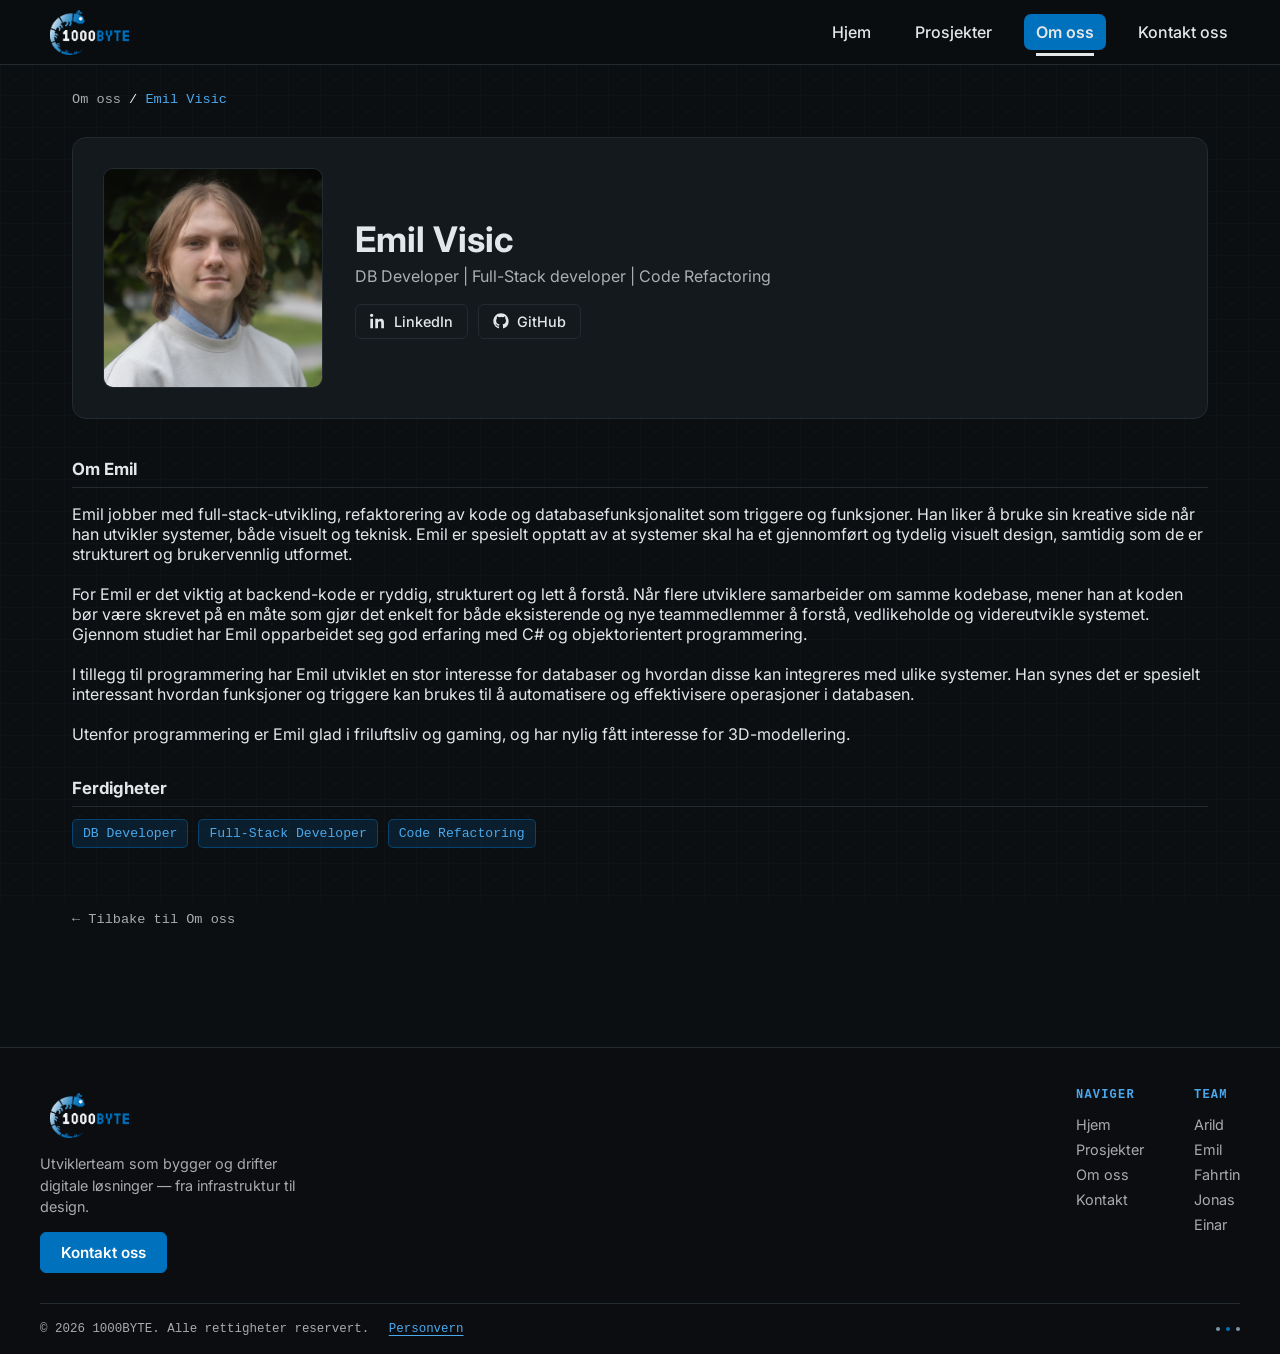
<file: profile-emil.html>
<!DOCTYPE html>
<html lang="no">
<head>
    <meta charset="UTF-8">
    <meta name="viewport" content="width=device-width, initial-scale=1.0">
    <title>1000BYTE &mdash; Emil</title>
    <link rel="stylesheet" href="site.css">
    <link rel="preconnect" href="https://fonts.googleapis.com">
    <link rel="preconnect" href="https://fonts.gstatic.com" crossorigin>
    <link href="https://fonts.googleapis.com/css2?family=Bitcount+Single:wght@100..900&family=Tiny5&display=swap" rel="stylesheet">
    <link href="https://fonts.googleapis.com/css2?family=Inter:wght@400;500;600;700;900&display=swap" rel="stylesheet">
</head>

<body>
    <div id="header"></div>

    <main class="content-container">
        <p class="breadcrumb"><a href="about.html">Om oss</a> / <span class="breadcrumb-current" aria-current="page">Emil Visic</span></p>

        <section class="profile-hero">
            <img src="img/Emil.jpg" alt="Emil Visic" class="profile-avatar" width="2048" height="2048">
            <div>
                <h1 class="profile-name">Emil Visic</h1>
                <p class="profile-role">DB Developer | Full-Stack developer | Code Refactoring</p>
                <div class="profile-socials">
                    <a class="social-btn" href="https://www.linkedin.com/in/emilsorfjorddalvisic/" target="_blank" rel="noopener">
                        <svg viewBox="0 0 24 24" aria-hidden="true"><path d="M4.98 3.5C4.98 4.88 3.86 6 2.48 6S0 4.88 0 3.5 1.12 1 2.5 1s2.48 1.12 2.48 2.5zM.5 8.5h4V23h-4V8.5zM8.5 8.5h3.8v2h.05c.53-1 1.83-2.05 3.77-2.05 4.03 0 4.78 2.65 4.78 6.1V23h-4v-6.9c0-1.65-.03-3.77-2.3-3.77-2.3 0-2.65 1.8-2.65 3.65V23h-4V8.5z"/></svg>
                        LinkedIn
                    </a>
                    <a class="social-btn" href="https://github.com/Emil-S-V" target="_blank" rel="noopener">
                        <svg viewBox="0 0 24 24" aria-hidden="true"><path d="M12 .5C5.73.5.5 5.73.5 12c0 5.1 3.29 9.4 7.86 10.93.57.1.78-.25.78-.55v-2.1c-3.2.7-3.88-1.36-3.88-1.36-.53-1.34-1.29-1.7-1.29-1.7-1.06-.72.08-.71.08-.71 1.17.08 1.78 1.2 1.78 1.2 1.04 1.78 2.73 1.27 3.4.97.1-.75.4-1.27.73-1.56-2.55-.29-5.23-1.28-5.23-5.69 0-1.26.45-2.29 1.19-3.09-.12-.29-.52-1.46.11-3.05 0 0 .97-.31 3.18 1.18a11 11 0 0 1 5.79 0c2.2-1.49 3.17-1.18 3.17-1.18.64 1.59.24 2.76.12 3.05.74.8 1.18 1.83 1.18 3.09 0 4.42-2.69 5.4-5.25 5.68.41.36.78 1.08.78 2.17v3.21c0 .3.2.66.79.55A11.5 11.5 0 0 0 23.5 12C23.5 5.73 18.27.5 12 .5z"/></svg>
                        GitHub
                    </a>
                </div>
            </div>
        </section>

        <section class="profile-section">
            
            <h2>Om Emil</h2>
            <p class="normal-text"> Emil jobber med full-stack-utvikling, refaktorering av kode og databasefunksjonalitet som triggere og funksjoner.
                Han liker å bruke sin kreative side når han utvikler systemer, både visuelt og teknisk.
                Emil er spesielt opptatt av at systemer skal ha et gjennomført og tydelig visuelt design, samtidig som de er strukturert og brukervennlig utformet.
                <br> <br>
                For Emil er det viktig at backend-kode er ryddig, strukturert og lett å forstå.
                Når flere utviklere samarbeider om samme kodebase, mener han at koden bør være skrevet på en måte som gjør det enkelt for både eksisterende og nye teammedlemmer å forstå, vedlikeholde og videreutvikle systemet.
                Gjennom studiet har Emil opparbeidet seg god erfaring med C# og objektorientert programmering.
                <br> <br>
                I tillegg til programmering har Emil utviklet en stor interesse for databaser og hvordan disse kan integreres med ulike systemer.
                Han synes det er spesielt interessant hvordan funksjoner og triggere kan brukes til å automatisere og effektivisere operasjoner i databasen.
                <br> <br>
                Utenfor programmering er Emil glad i friluftsliv og gaming, og har nylig fått interesse for 3D-modellering.
            </p>
       </section>

        <section class="profile-section">
            <h2>Ferdigheter</h2>
            <ul class="skills-tags">
                <li>DB Developer</li>
                <li>Full-Stack Developer</li>
                <li>Code Refactoring</li>
            </ul>
        </section>

        <!-- <section class="profile-section">
            <h2>Video</h2>
            TODO: swap this placeholder for a real embed, e.g.
                 <iframe src="https://www.youtube.com/embed/VIDEO_ID" title="Emil" allowfullscreen></iframe>
                 or <video src="img/emil-intro.mp4" controls></video> 
            <div class="video-embed">
                <div class="video-placeholder-label">
                    <span class="play-icon">&#9658;</span>
                    Video kommer snart
                </div>
            </div>
        </section> -->

        <a class="back-link" href="about.html">&larr; Tilbake til Om oss</a>
    </main>

    <div id="footer"></div>

    <script src="site.js" defer></script>
</body>
</html>
</file>
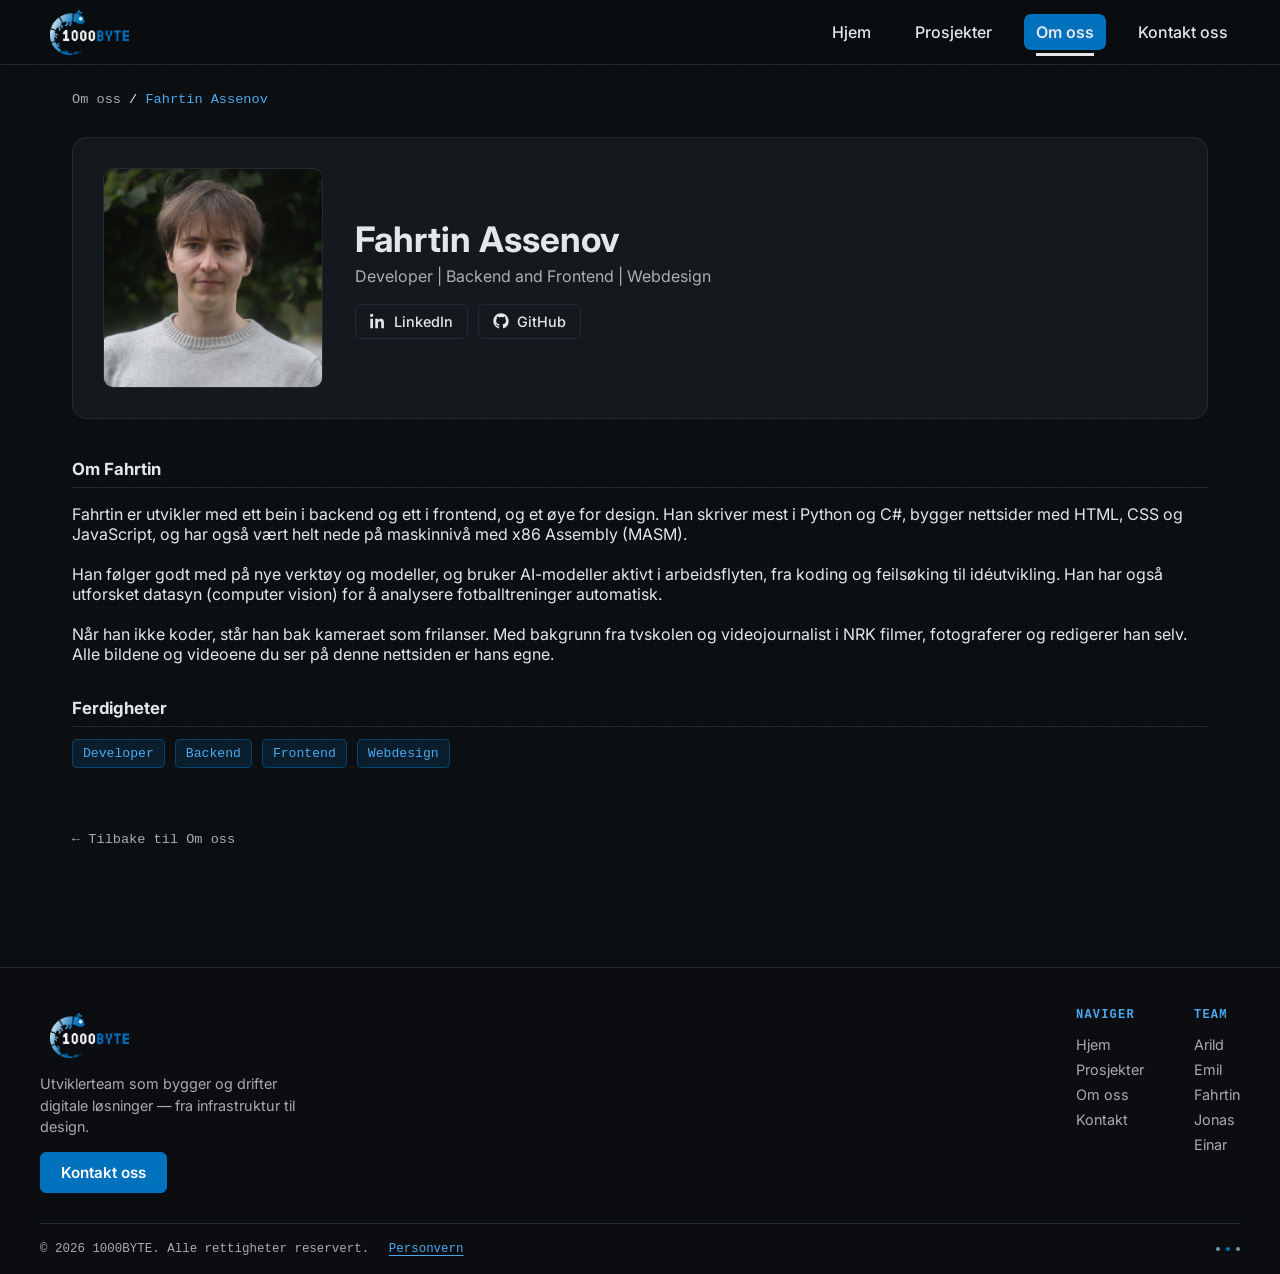
<file: profile-fahrtin.html>
<!DOCTYPE html>
<html lang="no">
<head>
    <meta charset="UTF-8">
    <meta name="viewport" content="width=device-width, initial-scale=1.0">
    <title>1000BYTE &mdash; Fahrtin Assenov</title>
    <link rel="stylesheet" href="site.css">
    <link rel="preconnect" href="https://fonts.googleapis.com">
    <link rel="preconnect" href="https://fonts.gstatic.com" crossorigin>
    <link href="https://fonts.googleapis.com/css2?family=Bitcount+Single:wght@100..900&family=Tiny5&display=swap" rel="stylesheet">
    <link href="https://fonts.googleapis.com/css2?family=Inter:wght@400;500;600;700;900&display=swap" rel="stylesheet">
</head>

<body>
    <div id="header"></div>

    <main class="content-container">
        <p class="breadcrumb"><a href="about.html">Om oss</a> / <span class="breadcrumb-current" aria-current="page">Fahrtin Assenov</span></p>

        <section class="profile-hero">
            <img src="img/Fahrtin.jpg" alt="Fahrtin Assenov" class="profile-avatar" width="2048" height="2048">
            <div>
                <h1 class="profile-name">Fahrtin Assenov</h1>
                <p class="profile-role">Developer | Backend and Frontend | Webdesign</p>
                <div class="profile-socials">
                    <a class="social-btn" href="https://www.linkedin.com/in/fahrtin/" target="_blank" rel="noopener">
                        <svg viewBox="0 0 24 24" aria-hidden="true"><path d="M4.98 3.5C4.98 4.88 3.86 6 2.48 6S0 4.88 0 3.5 1.12 1 2.5 1s2.48 1.12 2.48 2.5zM.5 8.5h4V23h-4V8.5zM8.5 8.5h3.8v2h.05c.53-1 1.83-2.05 3.77-2.05 4.03 0 4.78 2.65 4.78 6.1V23h-4v-6.9c0-1.65-.03-3.77-2.3-3.77-2.3 0-2.65 1.8-2.65 3.65V23h-4V8.5z"/></svg>
                        LinkedIn
                    </a>
                    <a class="social-btn" href="https://github.com/FahrtinGit" target="_blank" rel="noopener">
                        <svg viewBox="0 0 24 24" aria-hidden="true"><path d="M12 .5C5.73.5.5 5.73.5 12c0 5.1 3.29 9.4 7.86 10.93.57.1.78-.25.78-.55v-2.1c-3.2.7-3.88-1.36-3.88-1.36-.53-1.34-1.29-1.7-1.29-1.7-1.06-.72.08-.71.08-.71 1.17.08 1.78 1.2 1.78 1.2 1.04 1.78 2.73 1.27 3.4.97.1-.75.4-1.27.73-1.56-2.55-.29-5.23-1.28-5.23-5.69 0-1.26.45-2.29 1.19-3.09-.12-.29-.52-1.46.11-3.05 0 0 .97-.31 3.18 1.18a11 11 0 0 1 5.79 0c2.2-1.49 3.17-1.18 3.17-1.18.64 1.59.24 2.76.12 3.05.74.8 1.18 1.83 1.18 3.09 0 4.42-2.69 5.4-5.25 5.68.41.36.78 1.08.78 2.17v3.21c0 .3.2.66.79.55A11.5 11.5 0 0 0 23.5 12C23.5 5.73 18.27.5 12 .5z"/></svg>
                        GitHub
                    </a>
                </div>
            </div>
        </section>

        <section class="profile-section">
            <h2>Om Fahrtin</h2>
            <p class="normal-text">
                Fahrtin er utvikler med ett bein i backend og ett i frontend, og et øye for design. Han skriver mest i Python og C#, bygger nettsider med HTML, CSS og JavaScript, og har også vært helt nede på maskinnivå med x86 Assembly (MASM).
                <br><br>
                Han følger godt med på nye verktøy og modeller, og bruker AI-modeller aktivt i arbeidsflyten, fra koding og feilsøking til idéutvikling. Han har også utforsket datasyn (computer vision) for å analysere fotballtreninger automatisk.
                <br><br>
                Når han ikke koder, står han bak kameraet som frilanser. Med bakgrunn fra tvskolen og videojournalist i NRK filmer, fotograferer og redigerer han selv.
                Alle bildene og videoene du ser på denne nettsiden er hans egne.
            </p>
        </section>

        <section class="profile-section">
            <h2>Ferdigheter</h2>
            <ul class="skills-tags">
                <li>Developer</li>
                <li>Backend</li>
                <li>Frontend</li>
                <li>Webdesign</li>
            </ul>
        </section>

        <!-- <section class="profile-section">
            <h2>Video</h2>
            TODO: swap this placeholder for a real embed, e.g.
                 <iframe src="https://www.youtube.com/embed/VIDEO_ID" title="Fahrtin" allowfullscreen></iframe>
                 or <video src="img/fahrtin-intro.mp4" controls></video> 
            <div class="video-embed">
                <div class="video-placeholder-label">
                    <span class="play-icon">&#9658;</span>
                    Video kommer snart
                </div>
            </div>
        </section> -->

        <a class="back-link" href="about.html">&larr; Tilbake til Om oss</a>
    </main>

    <div id="footer"></div>

    <script src="site.js" defer></script>
</body>
</html>
</file>
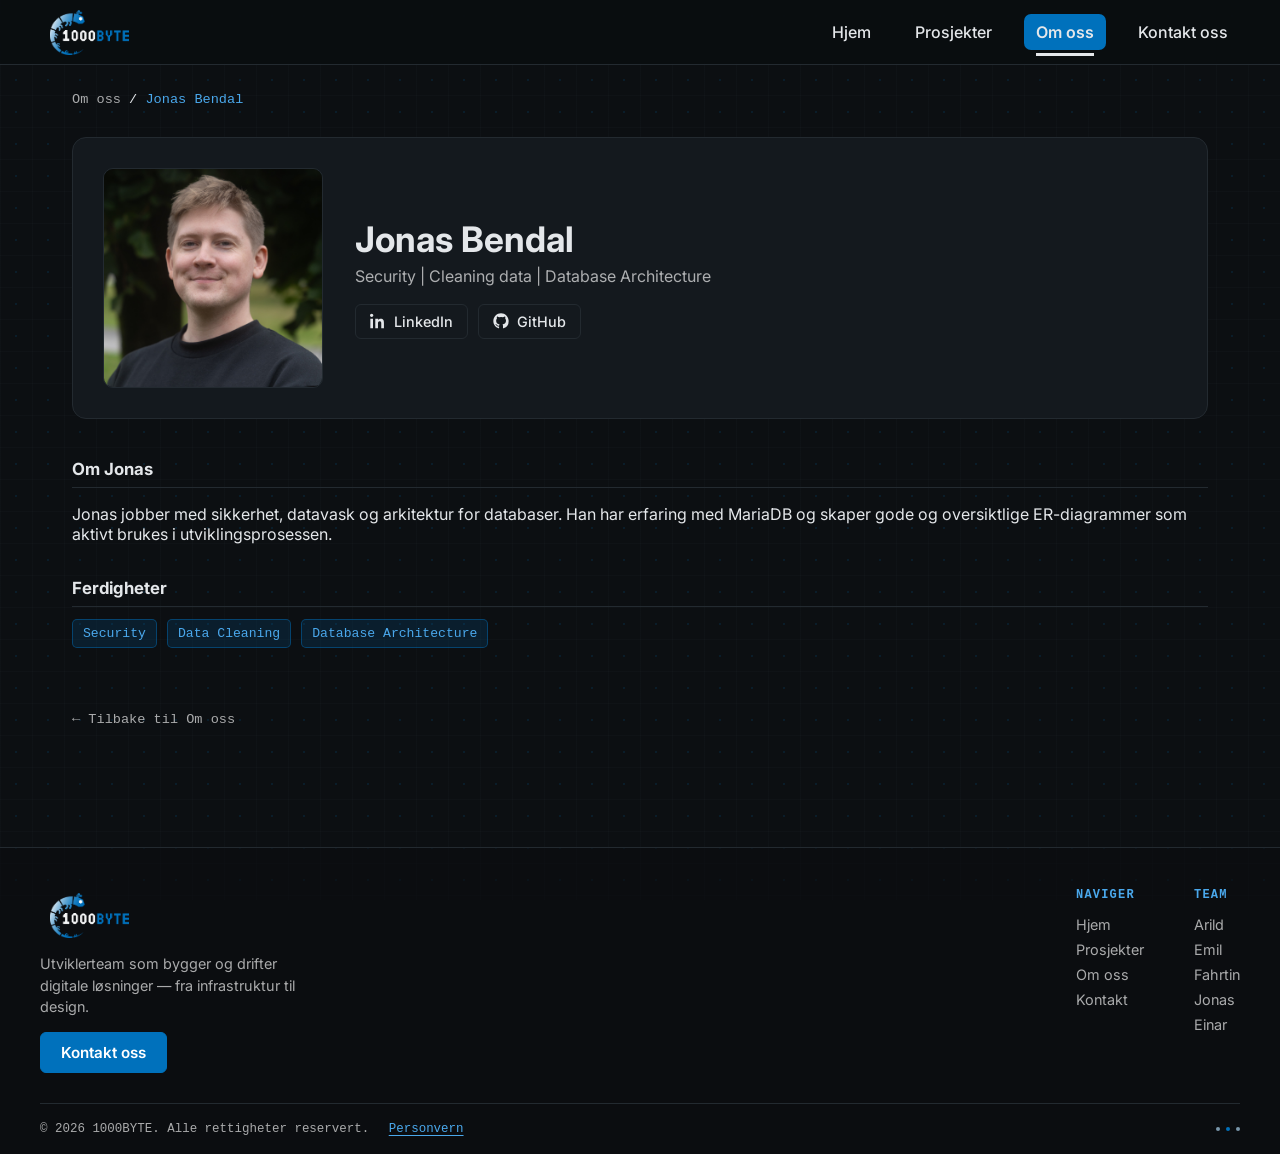
<file: profile-jonas.html>
<!DOCTYPE html>
<html lang="no">
<head>
    <meta charset="UTF-8">
    <meta name="viewport" content="width=device-width, initial-scale=1.0">
    <title>1000BYTE &mdash; Jonas Bendal</title>
    <link rel="stylesheet" href="site.css">
    <link rel="preconnect" href="https://fonts.googleapis.com">
    <link rel="preconnect" href="https://fonts.gstatic.com" crossorigin>
    <link href="https://fonts.googleapis.com/css2?family=Bitcount+Single:wght@100..900&family=Tiny5&display=swap" rel="stylesheet">
    <link href="https://fonts.googleapis.com/css2?family=Inter:wght@400;500;600;700;900&display=swap" rel="stylesheet">
</head>

<body>
    <div id="header"></div>

    <main class="content-container">
        <p class="breadcrumb"><a href="about.html">Om oss</a> / <span class="breadcrumb-current" aria-current="page">Jonas Bendal</span></p>

        <section class="profile-hero">
            <img src="img/Jonas.jpg" alt="Jonas Bendal" class="profile-avatar" width="2048" height="2048">
            <div>
                <h1 class="profile-name">Jonas Bendal</h1>
                <p class="profile-role">Security | Cleaning data | Database Architecture</p>
                <div class="profile-socials">
                    <a class="social-btn" href="https://www.linkedin.com/in/jonasbendal/" target="_blank" rel="noopener">
                        <svg viewBox="0 0 24 24" aria-hidden="true"><path d="M4.98 3.5C4.98 4.88 3.86 6 2.48 6S0 4.88 0 3.5 1.12 1 2.5 1s2.48 1.12 2.48 2.5zM.5 8.5h4V23h-4V8.5zM8.5 8.5h3.8v2h.05c.53-1 1.83-2.05 3.77-2.05 4.03 0 4.78 2.65 4.78 6.1V23h-4v-6.9c0-1.65-.03-3.77-2.3-3.77-2.3 0-2.65 1.8-2.65 3.65V23h-4V8.5z"/></svg>
                        LinkedIn
                    </a>
                    <a class="social-btn" href="https://github.com/JonasBendal" target="_blank" rel="noopener">
                        <svg viewBox="0 0 24 24" aria-hidden="true"><path d="M12 .5C5.73.5.5 5.73.5 12c0 5.1 3.29 9.4 7.86 10.93.57.1.78-.25.78-.55v-2.1c-3.2.7-3.88-1.36-3.88-1.36-.53-1.34-1.29-1.7-1.29-1.7-1.06-.72.08-.71.08-.71 1.17.08 1.78 1.2 1.78 1.2 1.04 1.78 2.73 1.27 3.4.97.1-.75.4-1.27.73-1.56-2.55-.29-5.23-1.28-5.23-5.69 0-1.26.45-2.29 1.19-3.09-.12-.29-.52-1.46.11-3.05 0 0 .97-.31 3.18 1.18a11 11 0 0 1 5.79 0c2.2-1.49 3.17-1.18 3.17-1.18.64 1.59.24 2.76.12 3.05.74.8 1.18 1.83 1.18 3.09 0 4.42-2.69 5.4-5.25 5.68.41.36.78 1.08.78 2.17v3.21c0 .3.2.66.79.55A11.5 11.5 0 0 0 23.5 12C23.5 5.73 18.27.5 12 .5z"/></svg>
                        GitHub
                    </a>
                </div>
            </div>
        </section>

        <section class="profile-section">
            <h2>Om Jonas</h2>
            <p class="normal-text">Jonas jobber med sikkerhet, datavask og arkitektur for databaser. Han har erfaring med MariaDB og skaper gode og oversiktlige ER-diagrammer som aktivt brukes i utviklingsprosessen.</p>
        </section>

        <section class="profile-section">
            <h2>Ferdigheter</h2>
            <ul class="skills-tags">
                <li>Security</li>
                <li>Data Cleaning</li>
                <li>Database Architecture</li>
            </ul>
        </section>

        <!-- <section class="profile-section">
            <h2>Video</h2>
            TODO: swap this placeholder for a real embed, e.g.
                 <iframe src="https://www.youtube.com/embed/VIDEO_ID" title="Jonas" allowfullscreen></iframe>
                 or <video src="img/jonas-intro.mp4" controls></video> 
            <div class="video-embed">
                <div class="video-placeholder-label">
                    <span class="play-icon">&#9658;</span>
                    Video kommer snart
                </div>
            </div>
        </section> -->

        <a class="back-link" href="about.html">&larr; Tilbake til Om oss</a>
    </main>

    <div id="footer"></div>

    <script src="site.js" defer></script>
</body>
</html>
</file>
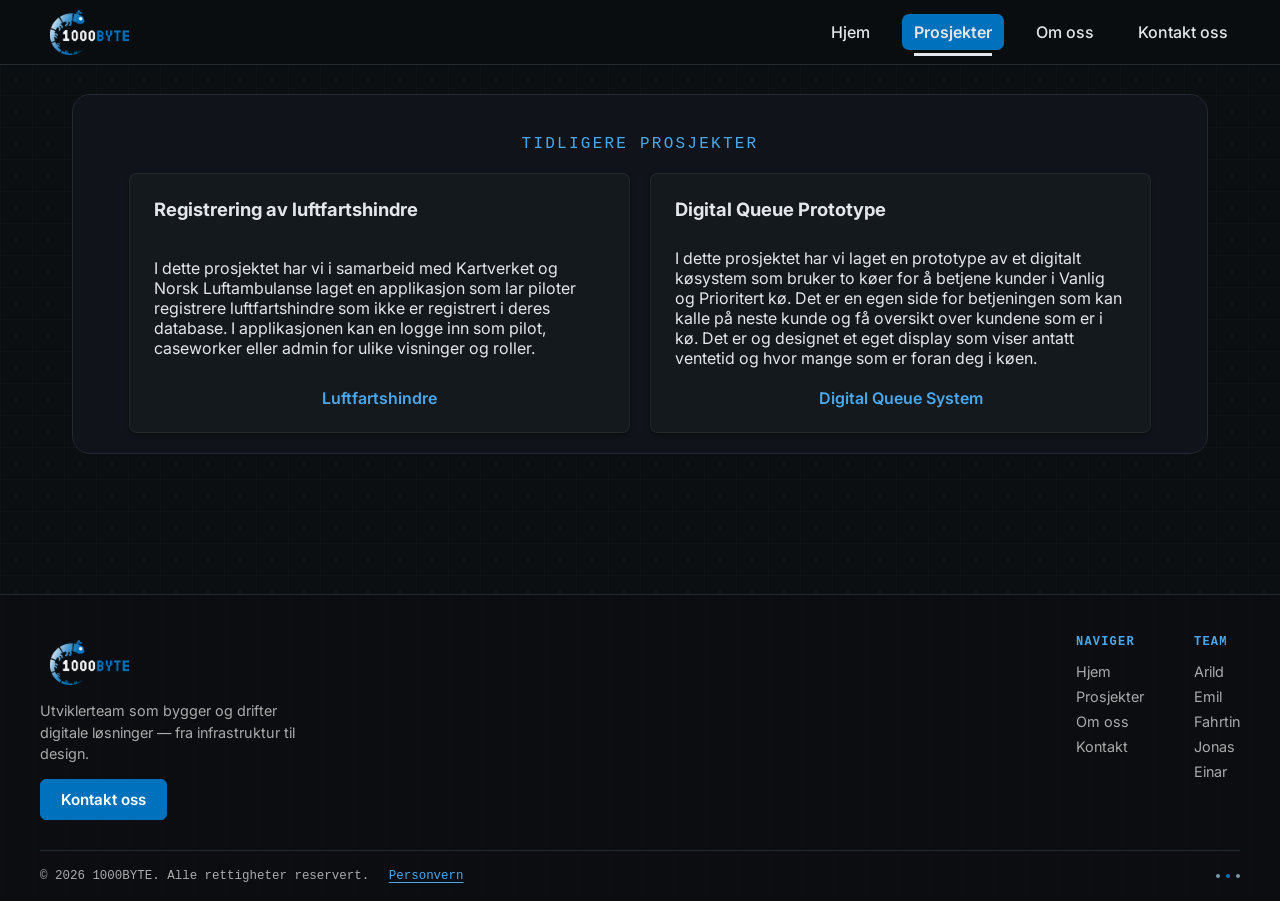
<file: projects.html>
<!DOCTYPE html>
<html lang="no">
<head>
    <meta charset="UTF-8">
    <meta name="viewport" content="width=device-width, initial-scale=1.0">
    <title>1000BYTE &mdash; Prosjekter</title>
    <link rel="stylesheet" href="site.css">
    <link rel="preconnect" href="https://fonts.googleapis.com">
    <link rel="preconnect" href="https://fonts.gstatic.com" crossorigin>
    <link href="https://fonts.googleapis.com/css2?family=Bitcount+Single:wght@100..900&family=Tiny5&display=swap" rel="stylesheet">
    <link href="https://fonts.googleapis.com/css2?family=Inter:wght@400;500;600;700;900&display=swap" rel="stylesheet">
</head>

<body class="projects-page">
    <div id="header"></div>

    <main class="content-container">
        <section class="projects-section section-panel">
    <h1 class="page-title">Tidligere prosjekter</h1>
    <div class="projects-grid projects-container">
        <div class="project-card">
            <h2 class="header-title project-title">
                Registrering av luftfartshindre
            </h2>

            <p class="normal-text">
                I dette prosjektet har vi i samarbeid med Kartverket og Norsk Luftambulanse laget en applikasjon som lar piloter registrere luftfartshindre som ikke er registrert i deres database.
                I applikasjonen kan en logge inn som pilot, caseworker eller admin for ulike visninger og roller.
            </p>
                
            <a href="https://luftambulanse.1000byte.com/Identity/Account/Login?returnUrl=%2F"
                   target="_blank"
                   rel="noopener noreferrer">
                    Luftfartshindre
                </a>
           
        </div>
    
        <div class="project-card">
        
         <h2 class="header-title project-title">
                Digital Queue Prototype
         </h2>
        
         <p class="normal-text">
                I dette prosjektet har vi laget en prototype av et digitalt køsystem som bruker to køer for å betjene kunder i Vanlig og Prioritert kø.
                Det er en egen side for betjeningen som kan kalle på neste kunde og få oversikt over kundene som er i kø.
                Det er og designet et eget display som viser antatt ventetid og hvor mange som er foran deg i køen.
         </p>
        
         <a href="https://ticketsys.1000byte.com/"
               target="_blank"
               rel="noopener noreferrer">
                Digital Queue System
         </a>
        
     </div>
    </div>
</section>
    </main>

    <div id="footer"></div>

    <script src="site.js" defer></script>
</body>
</html>
</file>
<file: site.css>
* {
    box-sizing: border-box;
}

html {
    scroll-behavior: smooth;
    min-height: 100%;
    scrollbar-color: var(--card-border) var(--page-color);
}

::selection {
    background: var(--accent);
    color: #fff;
}

:focus-visible {
    outline: 2px solid var(--accent-text);
    outline-offset: 3px;
    border-radius: 4px;
}

@media (prefers-reduced-motion: reduce) {
    html {
        scroll-behavior: auto;
    }

    *,
    *::before,
    *::after {
        transition-duration: 0.01ms !important;
        animation-duration: 0.01ms !important;
    }
}

:root {
    --primary-color: #101418;
    --secondary-color: #7996ab;
    --accent: #0071bc;
    --accent-text: #4aa8ec;
    --accent-dim: rgba(0, 113, 188, 0.16);
    --background-color: #0a0d10;
    --primary-text: #e4e7ea;
    --secondary-text: rgba(252, 252, 252, 0.658);
    --card-background: #14191e;
    --card-border: #232a30;
    --card-border-soft: rgba(255, 255, 255, 0.06);
    --card-shadow: rgba(0, 0, 0, 0.35);
    --page-color: #0c0f12;
    --panel-background: #10141a;
    --mono-font: "SFMono-Regular", Consolas, "Liberation Mono", Menlo, monospace;
    --panel-accent: #138fe2;
}

body {
    margin: 0;
    min-height: 100vh;
    display: flex;
    flex-direction: column;

    background-color: var(--page-color);
    background-image:
        radial-gradient(circle, rgba(0, 113, 188, 0.14) 1px, transparent 1.2px),
        linear-gradient(90deg, rgba(121, 150, 171, 0.025) 1px, transparent 1px),
        linear-gradient(0deg, rgba(121, 150, 171, 0.025) 1px, transparent 1px);
    background-size: 32px 32px, 32px 32px, 32px 32px;
    background-position: 0 0, 0 0, 0 0;
    background-attachment: fixed;

    color: var(--primary-text);
    font-family: Inter, -apple-system, BlinkMacSystemFont, "Segoe UI", sans-serif;
    padding-top: 64px;
}

/* Top Menu */

.nav-bar {
    position: fixed;
    top: 0;
    z-index: 100;
    width: 100%;
    background: rgba(10, 13, 16, 0.85);
    border-bottom: 1px solid var(--card-border);
    backdrop-filter: blur(12px);
}

.nav-inner {
    width: min(1200px, calc(100% - 64px));
    height: 64px;
    margin: 0 auto;
    display: flex;
    align-items: center;
    justify-content: space-between;
}

.logo {
    display: inline-flex;
    align-items: center;
    padding: 5px 10px;
    text-decoration: none;
}

.logo img {
    display: block;
    width: auto;
    height: 45px;
}

.nav-links {
    display: flex;
    gap: 20px;
    align-items: center;
}

    .nav-links a {
        position: relative;
        text-decoration: none;
        color: var(--primary-text);
        font-weight: 500;
        transition: color 0.2s ease-in-out;
        border-radius: 7px;
        padding: 8px 12px;
    }

        .nav-links a:hover {
            color: var(--primary-text);
            background-color: var(--accent);
        }

        .nav-links a.active {
            color: var(--primary-text);
            background-color: var(--accent);
            font-weight: 600;
            text-decoration: underline;
            text-underline-offset: 15px;
            text-decoration-color: var(--primary-text);
            text-decoration-thickness: 3px;
        }


/* Kontakt oss-knapp i menyen */
.nav-links a.nav-cta {
    margin-left: 8px;
    border: 1px solid var(--accent);
    color: var(--accent-text);
    font-weight: 600;
    transition: color 0.2s ease, background-color 0.2s ease;
}

.nav-links a.nav-cta:hover,
.nav-links a.nav-cta.active {
    background-color: var(--accent);
    color: #fff;
    text-decoration: none;
}

.nav-toggle {
    display: none;
    flex-direction: column;
    justify-content: center;
    align-items: center;
    gap: 5px;
    width: 38px;
    height: 38px;
    padding: 0;
    background: transparent;
    border: 1px solid var(--card-border);
    border-radius: 7px;
    cursor: pointer;
}

.nav-toggle span {
    display: block;
    width: 18px;
    height: 2px;
    background: var(--primary-text);
    border-radius: 2px;
    transition: transform 0.25s ease, opacity 0.2s ease;
}

.nav-toggle:hover {
    border-color: var(--accent);
}

.nav-toggle.is-active span:nth-child(1) {
    transform: translateY(7px) rotate(45deg);
}

.nav-toggle.is-active span:nth-child(2) {
    opacity: 0;
}

.nav-toggle.is-active span:nth-child(3) {
    transform: translateY(-7px) rotate(-45deg);
}

/* Font */

.tiny5-regular {
    font-family: "Tiny5", sans-serif;
    font-weight: 400;
    font-style: normal;
}

.bitcount-single-title {
    font-family: "Bitcount Single", system-ui;
    font-optical-sizing: auto;
    font-weight: 400;
    font-style: normal;
    font-variation-settings: normal;
}

.normal-text {
    font-family: Inter, system-ui, sans-serif;
    font-weight: 400;
    font-style: normal;
    color: var(--primary-text);
}

.bold-text {
    font-family: Inter, system-ui, sans-serif;
    font-weight: 900;
    font-style: normal;
}

/* Shared headings: same light-blue label look on every page */

.page-title,
.section-heading {
    display: block;
    margin: 20px 0 14px;
    font-family: var(--mono-font);
    font-size: 1rem;
    font-weight: 400;
    letter-spacing: 0.14em;
    text-transform: uppercase;
    text-align: center;
    color: var(--accent-text);
}

.section-heading {
    margin-top: 0;
}

/* Front page headline */

.intro-title {
    margin: 20px 0 14px;
    font-size: clamp(1.6rem, 3vw, 2rem);
    line-height: 1.25;
    color: var(--primary-text);
}

/* contact */

.footer-contact {
    display: flex;
    flex-wrap: wrap;
    align-items: center;
    gap: 14px;
    margin-top: 14px;
}

.contact-text {
    color: var(--accent-text);
    font-size: 0.85rem;
    text-decoration: none;
}

.contact-text:hover {
    text-decoration: underline;
    text-underline-offset: 3px;
}

/*text*/

.about-text-box {
    max-width: 62ch;
    margin: 0 auto 24px;
    color: var(--secondary-text);
    line-height: 1.6;
    text-align: center;
}

.team-section {
    margin-top: 0;
}

/* content */

.content-container {
    width: min(1200px, calc(100% - 64px));
    margin: 0 auto;
    padding: 10px 32px 60px;
    background: transparent;
    flex-grow: 1;
}

.projects-container {
    display: grid;
    grid-template-columns: repeat(2, minmax(0, 1fr));
    gap: 20px;
    margin-top: 20px;
}

.project-card {
    position: relative;
    display: flex;
    flex-direction: column;

    background: var(--card-background);
    border: 1px solid var(--card-border-soft);
    border-radius: 8px;
    box-shadow: 0 2px 4px var(--card-shadow);
    padding: 24px;
    min-width: 0;

    transition: transform 0.2s ease-in-out,
                box-shadow 0.2s ease-in-out,
                border-color 0.2s ease-in-out;
}

.project-title {
    margin: 0 0 8px;
    font-size: 1.15rem;
    text-align: left;
}

/* Beskrivelsen bruker tilgjengelig plass
   og sentreres vertikalt */
.project-card .normal-text {
    flex: 1;
    display: flex;
    align-items: center;
    margin: 20px 0;
}

/* Lenken ligger alltid nederst */
.project-card > a {
    margin-top: auto;
    align-self: center;
    color: var(--accent-text);
    text-decoration: none;
    font-weight: 600;
}

    .project-card:hover {
        transform: translateY(-4px);
        border-color: var(--accent);
        box-shadow: 0 8px 20px var(--card-shadow);
    }

.projects-section {
    margin: 40px 0;
    padding-top: 40px;
    padding-bottom: 48px;
}

/* Prosjekter: boksen står midt mellom menyen og footeren */
.projects-page .content-container {
    display: flex;
    flex-direction: column;
    justify-content: center;
}

/* team */

.team {
    display: grid;
    grid-template-columns: repeat(5, minmax(0, 1fr));
    gap: 18px;
    max-width: none;
    margin: 0 auto;
    width: 100%;
    min-width: 0;
}

.member-link {
    position: relative;
    display: flex;
    height: 100%;
    color: inherit;
    border-radius: 12px;
    min-width: 0;
}

/* Usynlig lenke som gjør hele kortet klikkbart */
.member-main-link {
    position: absolute;
    inset: 0;
    z-index: 1;
    border-radius: 12px;
}

.member {
    position: relative;
    display: flex;
    flex-direction: column;
    align-items: center;
    width: 100%;
    height: 100%;
    text-align: center;
    padding: 25px 12px;
    background: var(--card-background);
    border: 1px solid var(--card-border-soft);
    border-radius: 12px;
    box-shadow: 0 4px 15px var(--card-shadow);
    transition:
        transform 0.25s ease,
        border-color 0.25s ease,
        box-shadow 0.25s ease;
    overflow: hidden;
}

/* Hover på hele kortet */
.member-link:hover .member {
    transform: translateY(-4px);
    border-color: var(--accent);
    box-shadow: 0 10px 24px var(--card-shadow);
}

/* Keyboard-focus på hovedlenken */
.member-link:has(.member-main-link:focus-visible) .member {
    border-color: var(--accent);
    box-shadow: 0 10px 24px var(--card-shadow);
}

/* Profilbilde */
.avatar-image {
    display: block;
    width: 100%;
    height: auto;
    aspect-ratio: 1 / 1;
    object-fit: cover;
    object-position: center;
    margin: 0 auto 15px;
    border-radius: 8px;
    transition:
        transform 0.35s ease,
        box-shadow 0.35s ease;
    will-change: transform;
    flex-shrink: 0;
}

.member-link:hover .avatar-image {
    transform: scale(1.03);
}

/* Navn */
.member h3 {
    margin: 8px 0 0;
    color: #e0e0e0;
    font-weight: 700;
    font-size: clamp(0.85rem, 1.1vw, 1.05rem);
    line-height: 1.25;
    white-space: nowrap;
    flex-shrink: 0;
}

/* Rolle / beskrivelse */
.member p {
    flex: 1 1 auto;
    display: flex;
    align-items: center;
    justify-content: center;
    margin: 0;
    padding: 12px 0;
    color: var(--secondary-text);
    font-size: 0.85rem;
    line-height: 1.35;
    overflow-wrap: break-word;
}

/*
   Innholdet ligger over hovedlenken visuelt,
   men klikk går gjennom til hovedlenken.
*/
.member img,
.member h3,
.member p,
.view-profile {
    position: relative;
    z-index: 2;
    pointer-events: none;
}

/* LinkedIn-lenke */
.member-linkedin {
    position: relative;
    z-index: 3;

    display: inline-flex;
    align-items: center;
    justify-content: center;
    gap: 7px;

    margin-top: auto;
    margin-bottom: 8px;

    color: var(--accent-text);
    font-family: var(--mono-font);
    font-size: 0.75rem;
    letter-spacing: 0.04em;
    text-decoration: none;
    flex-shrink: 0;
}

.member-linkedin svg {
    width: 16px;
    height: 16px;
    fill: currentColor;
}

.member-linkedin:hover {
    text-decoration: underline;
}

/* Vis profil */
.view-profile {
    display: inline-block;
    margin-top: 0;
    padding-top: 4px;
    font-family: var(--mono-font);
    font-size: 0.75rem;
    letter-spacing: 0.05em;
    color: var(--accent-text);
    flex-shrink: 0;
}

.view-profile::after {
    content: " \2192";
}

/* Hero (index) */

.hero {
    position: relative;

    padding: clamp(30px, 7vw, 100px) 30px;
    aspect-ratio: 2048 / 1326;

    display: flex;
    flex-direction: column;
    justify-content: center;

    text-align: center;

    background-image: url("img/Team.jpg");

    background-size: cover;
    background-position: center;
    background-repeat: no-repeat;

    border-radius: 12px;
    overflow: hidden;
}

/* Alt innhold skal ligge foran bakgrunn/overlay */
.hero > * {
    position: relative;
    z-index: 1;
}

.hero-title {
    margin: 0;
    font-size: clamp(2rem, 5vw, 3rem);
    color: var(--primary-text);
    
}

.hero-subtitle {
    max-width: 560px;
    margin: 14px auto 0;
    color: var(--secondary-text);
    line-height: 1.6;

    transform: translateY(100px);
}

.hero-actions {
    display: flex;
    gap: 14px;
    justify-content: center;
    margin-top: 28px;
    flex-wrap: wrap;

    transform: translateY(100px);
}

.btn {
    display: inline-flex;
    align-items: center;
    gap: 8px;
    padding: 10px 20px;
    border-radius: 6px;
    text-decoration: none;
    font-weight: 600;
    font-size: 0.95rem;
    border: 1px solid var(--card-border);
    transition: border-color 0.2s ease, color 0.2s ease, background 0.2s ease;
}

.btn-primary {
    color: var(--primary-text);
    background: transparent;
}

.btn-primary:hover {
    border-color: var(--accent);
    color: var(--accent);
}

.btn-ghost {
    color: var(--primary-text);
    background: transparent;
}

.btn-ghost:hover {
    border-color: var(--accent);
    color: var(--accent);
}

/* Om oss page */

/* Om oss: wide team box for big team cards */
.about-page .content-container {
    width: calc(100% - 32px);
    padding: 30px 0 60px;
}

/* Section panels — background + a slight hint of color per section */

.section-panel {
    position: relative;
    z-index: 0;
    overflow: hidden;
    margin: 20px 0;
    background: var(--panel-background);
    border: 1px solid var(--card-border);
    border-radius: 18px;
    padding: 20px clamp(20px, 6vw, 56px);
}

.section-panel::before {
    content: "";
    position: absolute;
    inset: 0;
    z-index: -1;
    background: radial-gradient(circle at 18% 15%, var(--panel-tint, transparent) 0%, transparent 55%);
    pointer-events: none;
}

.section-panel--accent {
    --panel-tint: var(--panel-accent);
}

.section-panel--muted {
    --panel-tint: rgba(121, 150, 171, 0.10);
}

/* Company logos */

.logos-section {
    margin: 50px 0 30px;
    padding-top: 40px;
    padding-bottom: 40px;
    text-align: center;
}

.logo-strip {
    display: grid;
    grid-template-columns: repeat(auto-fit, minmax(180px, 1fr));
    gap: 14px;
    margin-top: 20px;
}

.logo-tile {
    display: flex;
    flex-direction: column;
    align-items: center;
    justify-content: center;
    gap: 12px;
    padding: 24px 14px;
    border: 1px solid var(--card-border-soft);
    border-radius: 20px;

    color: var(--secondary-text);
    cursor: pointer;

    transition:
        transform 0.22s ease,
        border-color 0.22s ease,
        box-shadow 0.22s ease,
        background-color 0.22s ease;
}

.logo-tile:hover {
    transform: translateY(-4px);

    border-color: var(--accent-text);

    background: var(--accent-dim);

    box-shadow: 0 10px 24px var(--card-shadow);

    color: var(--accent-text);
}

.logo-tile svg {
    width: 26px;
    height: 26px;
    opacity: 0.8;
}

.logo-tile img {
    display: block;
    width: 100%;
    max-width: 150px;
    height: auto;
    max-height: 60px;
    object-fit: contain;
    background: #fff;
    border-radius: 6px;
    padding: 8px 14px;
}

.logo-tile span {
    font-family: var(--mono-font);
    font-size: 0.78rem;
    letter-spacing: 0.04em;
}

/* Critter (tusenbein) */

.critter-wrap {
    display: flex;
    flex-direction: column;
    align-items: center;
    gap: 14px;
    margin-top: 36px;
}

.critter {
    display: inline-flex;
    align-items: flex-end;
    gap: 4px;
    padding-bottom: 10px;
    border-bottom: 1px solid var(--card-border);
}

.critter-square {
    width: 13px;
    height: 13px;
    background: var(--accent);
    opacity: 0.5;
    border-radius: 3px;
    cursor: default;
    transition: transform 0.18s cubic-bezier(0.34, 1.56, 0.64, 1), opacity 0.18s ease;
}

.critter-head {
    position: relative;
    width: 18px;
    height: 18px;
    opacity: 1;
}

.critter-head::before,
.critter-head::after {
    content: "";
    position: absolute;
    top: 5px;
    width: 3px;
    height: 3px;
    border-radius: 1px;
    background: var(--page-color);
}

.critter-head::before {
    left: 4px;
}

.critter-head::after {
    left: 11px;
}

.critter-square.is-jump {
    transform: translateY(-14px);
    opacity: 1;
}

.critter-square.is-jump-near {
    transform: translateY(-6px);
    opacity: 0.8;
}

/* Value sections (Why pick us / Core values) */

.value-section {
    margin: 60px 0;
    padding-top: 40px;
    padding-bottom: 40px;
    text-align: center;
}

.section-title {
    font-size: 1.6rem;
    margin: 6px 0 14px;
    color: var(--primary-text);
}

.section-lead {
    max-width: 620px;
    margin: 0 auto 30px;
    color: var(--secondary-text);
    line-height: 1.6;
}

.feature-grid,
.values-grid {
    text-align: left;
}

.feature-grid {
    display: grid;
    grid-template-columns: repeat(auto-fit, minmax(220px, 1fr));
    gap: 18px;
}

.feature-card {
    background: var(--card-background);
    border: 1px solid var(--accent);
    border-radius: 10px;
    padding: 22px;
}

.feature-icon {
    display: inline-flex;
    width: 38px;
    height: 38px;
    align-items: center;
    justify-content: center;
    border-radius: 8px;
    background: var(--accent-dim);
    color: var(--accent);
    margin-bottom: 14px;
}

.feature-icon svg {
    width: 20px;
    height: 20px;
}

.feature-card h3 {
    margin: 0 0 8px;
    font-size: 1rem;
    color: var(--primary-text);
}

.feature-card p {
    margin: 0;
    color: var(--secondary-text);
    font-size: 0.9rem;
    line-height: 1.5;
}

.values-grid {
    display: grid;
    grid-template-columns: repeat(auto-fit, minmax(200px, 1fr));
    gap: 18px;
}

.value-card {
    background: var(--card-background);
    border: 1px solid var(--accent);
    border-radius: 10px;
    padding: 22px;
}

.value-index {
    font-family: var(--mono-font);
    color: var(--accent-text);
    font-size: 0.8rem;
}

.value-card h3 {
    margin: 8px 0 6px;
    color: var(--primary-text);
    font-size: 1rem;
}

.value-card p {
    margin: 0;
    color: var(--secondary-text);
    font-size: 0.88rem;
    line-height: 1.5;
}

/* Scroll-triggered underline reveal */

.reveal-underline {
    position: relative;
    display: inline-block;
    padding-bottom: 8px;
}

.reveal-underline::after {
    content: "";
    position: absolute;
    left: 0;
    bottom: 0;
    width: 100%;
    height: 2px;
    background: linear-gradient(90deg, var(--accent), var(--secondary-color));
    transform: scaleX(0);
    transform-origin: left;
    transition: transform 0.7s cubic-bezier(0.4, 0, 0.2, 1);
}

.reveal-underline.in-view::after {
    transform: scaleX(1);
}

/* Footer */

.site-footer {
    margin-top: 60px;
    border-top: 1px solid var(--card-border);
    background: rgba(10, 13, 16, 0.6);
}

.footer-inner {
    width: min(1200px, calc(100% - 64px));
    margin: 0 auto;
    padding: 40px 0 0;
}

.footer-top {
    display: flex;
    justify-content: space-between;
    flex-wrap: wrap;
    gap: 30px;
    padding-bottom: 30px;
}

.footer-tagline {
    max-width: 280px;
    margin-top: 10px;
    color: var(--secondary-text);
    font-size: 0.9rem;
    line-height: 1.5;
}

.footer-links {
    display: flex;
    gap: 50px;
    flex-wrap: wrap;
}

.footer-col h4 {
    font-family: var(--mono-font);
    font-size: 0.75rem;
    letter-spacing: 0.1em;
    text-transform: uppercase;
    color: var(--accent-text);
    margin: 0 0 10px;
}

.footer-col a {
    display: block;
    color: var(--secondary-text);
    text-decoration: none;
    font-size: 0.9rem;
    padding: 4px 0;
}

.footer-col a:hover {
    color: var(--accent-text);
}

.footer-bottom {
    display: flex;
    justify-content: space-between;
    align-items: center;
    flex-wrap: wrap;
    gap: 10px;
    padding: 18px 0;
    border-top: 1px solid var(--card-border);
    color: var(--secondary-text);
    font-family: var(--mono-font);
    font-size: 0.78rem;
}

.footer-bottom .dots {
    display: flex;
    gap: 6px;
}

.footer-bottom .dots span {
    width: 4px;
    height: 4px;
    border-radius: 50%;
    background: var(--secondary-color);
}

.footer-bottom .dots span:nth-child(2) {
    background: var(--accent);
}

/* Profile page */

.breadcrumb {
    margin-top: 18px;
    font-family: var(--mono-font);
    font-size: 0.85rem;
}

.breadcrumb a {
    color: var(--secondary-text);
    text-decoration: none;
}

.breadcrumb-current {
    color: var(--accent-text);
}

.breadcrumb a:hover {
    color: var(--accent-text);
}

.profile-hero {
    display: grid;
    grid-template-columns: 220px 1fr;
    gap: 32px;
    align-items: center;
    margin: 30px 0 40px;
    padding: 30px;
    background: var(--card-background);
    border: 1px solid var(--card-border);
    border-radius: 14px;
}

.profile-avatar {
    width: 100%;
    height: auto;
    aspect-ratio: 1 / 1;
    object-fit: cover;
    border-radius: 10px;
    border: 1px solid var(--card-border);
}

.profile-name {
    margin: 0;
    font-size: clamp(1.5rem, 3vw, 2.2rem);
    color: var(--primary-text);
}

.profile-role {
    margin: 6px 0 18px;
    color: var(--secondary-text);
}

.profile-socials {
    display: flex;
    gap: 10px;
    flex-wrap: wrap;
}

.social-btn {
    display: inline-flex;
    align-items: center;
    gap: 8px;
    padding: 8px 14px;
    border-radius: 6px;
    border: 1px solid var(--card-border);
    color: var(--primary-text);
    text-decoration: none;
    font-size: 0.9rem;
    font-weight: 500;
    transition: border-color 0.2s ease, color 0.2s ease, background 0.2s ease;
}

.social-btn svg {
    width: 16px;
    height: 16px;
    fill: currentColor;
}

.social-btn:hover {
    border-color: var(--accent-text);
    color: var(--accent-text);
    background: var(--accent-dim);
}

.profile-section {
    margin: 34px 0;
}

.profile-section h2 {
    font-size: 1.05rem;
    color: var(--primary-text);
    margin-bottom: 12px;
    padding-bottom: 8px;
    border-bottom: 1px solid var(--card-border);
}

.skills-tags {
    display: flex;
    flex-wrap: wrap;
    gap: 10px;
    padding: 0;
    margin: 0;
    list-style: none;
}

.skills-tags li {
    font-family: var(--mono-font);
    font-size: 0.82rem;
    color: var(--accent-text);
    background: var(--accent-dim);
    border: 1px solid rgba(0, 113, 188, 0.45);
    border-radius: 5px;
    padding: 6px 10px;
}

.video-embed {
    position: relative;
    aspect-ratio: 16 / 9;
    border-radius: 10px;
    border: 1px dashed var(--card-border);
    background: var(--card-background);
    display: flex;
    align-items: center;
    justify-content: center;
    color: var(--secondary-text);
    overflow: hidden;
}

.video-embed iframe,
.video-embed video {
    position: absolute;
    inset: 0;
    width: 100%;
    height: 100%;
    border: 0;
}

.video-embed .video-placeholder-label {
    display: flex;
    flex-direction: column;
    align-items: center;
    gap: 10px;
    font-family: var(--mono-font);
    font-size: 0.8rem;
    text-align: center;
    padding: 0 20px;
}

.video-embed .play-icon {
    width: 44px;
    height: 44px;
    border-radius: 50%;
    border: 1px solid var(--card-border);
    display: flex;
    align-items: center;
    justify-content: center;
    color: var(--accent);
}

.back-link {
    display: inline-block;
    margin-top: 30px;
    color: var(--secondary-text);
    text-decoration: none;
    font-family: var(--mono-font);
    font-size: 0.85rem;
}

.back-link:hover {
    color: var(--accent-text);
}

/* Team video */

.video-section {
    padding: 30px 0 70px;
    text-align: center;
}

.video-title {
    margin: 12px 0 0;
    color: var(--primary-text);
    font-size: clamp(1.7rem, 4vw, 2.4rem);
}

.video-lead {
    max-width: 650px;
    margin: 12px auto 30px;
    color: var(--secondary-text);
    line-height: 1.6;
}

.video-wrapper {
    width: 100%;
    max-width: 900px;
    margin: 0 auto;
    aspect-ratio: 16 / 9;

    border-radius: 12px;
    overflow: hidden;

    border: 1px solid var(--card-border);
    background: #000;
}

.video-wrapper iframe {
    display: block;
    width: 100%;
    height: 100%;
    border: 0;
}

/* Tablet */

@media (max-width: 1024px) {
    .team {
        grid-template-columns: repeat(3, minmax(0, 1fr));
    }
}

/* Contact page */

.btn-solid {
    background: var(--accent);
    border-color: var(--accent);
    color: #fff;
    cursor: pointer;
    font-family: inherit;
}

.btn-solid:hover {
    background: #005a96;
    border-color: #005a96;
    color: #fff;
}

.btn-solid:disabled {
    opacity: 0.6;
    cursor: wait;
}

.contact-layout {
    display: grid;
    grid-template-columns: minmax(0, 1fr) minmax(0, 1.4fr);
    gap: clamp(28px, 5vw, 64px);
    margin-top: 40px;
    padding-top: 48px;
    padding-bottom: 48px;
}

.contact-title {
    margin: 0 0 14px;
    font-size: clamp(1.6rem, 3vw, 2.2rem);
    color: var(--primary-text);
}

.contact-intro .section-lead {
    margin: 0 0 30px;
}

.contact-details {
    display: grid;
    gap: 18px;
    margin: 0;
}

.contact-details dt {
    font-family: var(--mono-font);
    font-size: 0.75rem;
    letter-spacing: 0.1em;
    text-transform: uppercase;
    color: var(--secondary-text);
}

.contact-details dd {
    margin: 4px 0 0;
    color: var(--primary-text);
}

.contact-details a {
    color: var(--accent-text);
    text-decoration: none;
}

.contact-details a:hover {
    text-decoration: underline;
    text-underline-offset: 3px;
}

.contact-form {
    display: grid;
    gap: 18px;
}

.form-row {
    display: grid;
    grid-template-columns: repeat(2, minmax(0, 1fr));
    gap: 18px;
}

.form-field {
    display: grid;
    gap: 6px;
}

.form-field label {
    font-size: 0.9rem;
    font-weight: 600;
    color: var(--primary-text);
}

.form-field input,
.form-field select,
.form-field textarea {
    width: 100%;
    padding: 11px 13px;
    font: inherit;
    font-size: 0.95rem;
    color: var(--primary-text);
    background: var(--card-background);
    border: 1px solid var(--card-border);
    border-radius: 8px;
    transition: border-color 0.2s ease, box-shadow 0.2s ease;
}

.form-field textarea {
    resize: vertical;
    min-height: 140px;
    line-height: 1.5;
}

.form-field input:hover,
.form-field select:hover,
.form-field textarea:hover {
    border-color: var(--secondary-color);
}

.form-field input:focus-visible,
.form-field select:focus-visible,
.form-field textarea:focus-visible {
    outline: none;
    border-color: var(--accent-text);
    box-shadow: 0 0 0 3px var(--accent-dim);
}

.form-field [aria-invalid="true"] {
    border-color: #e5484d;
}

.field-error {
    min-height: 1em;
    margin: 0;
    font-size: 0.82rem;
    color: #ff8589;
}

.form-trap {
    position: absolute;
    left: -9999px;
    width: 1px;
    height: 1px;
    opacity: 0;
}

.form-actions {
    display: flex;
    flex-wrap: wrap;
    align-items: center;
    gap: 16px;
}

.form-status {
    margin: 0;
    font-size: 0.9rem;
    color: var(--secondary-text);
}

.form-status.is-success {
    color: #5bd69a;
}

.form-status.is-error {
    color: #ff8589;
}

/* Privacy */

.form-privacy {
    margin: 0;
    font-size: 0.85rem;
    line-height: 1.5;
    color: var(--secondary-text);
}

.form-privacy a,
.footer-legal {
    color: var(--accent-text);
    text-underline-offset: 3px;
}

/* Lenker i personvernteksten i samme blåfarge som Kontakt oss-knappen */
.legal-page a {
    color: var(--accent);
    font-weight: 600;
    text-decoration-thickness: 2px;
    text-underline-offset: 3px;
}

.legal-page a:hover {
    color: var(--accent-text);
}

.footer-legal {
    margin-left: 12px;
}

.legal-page {
    margin-top: 40px;
    padding-top: 48px;
    padding-bottom: 48px;
}

.legal-page > * {
    max-width: 68ch;
}

.legal-page h2 {
    margin: 32px 0 8px;
    font-size: 1.1rem;
    color: var(--primary-text);
}

.legal-page p {
    margin: 0 0 12px;
    line-height: 1.65;
    color: var(--secondary-text);
}

.legal-page .legal-updated {
    font-family: var(--mono-font);
    font-size: 0.8rem;
    margin-bottom: 24px;
}

/* Mobile */

@media (max-width: 768px) {
    .contact-layout,
    .form-row {
        grid-template-columns: 1fr;
    }

    .team {
        grid-template-columns: repeat(2, 1fr);
    }

    .content-container {
        padding: 10px 20px;
    }

    .section-panel {
        padding: 32px 20px;
    }

    .profile-hero {
        grid-template-columns: 1fr;
        text-align: center;
        padding: 24px;
    }

    .profile-avatar {
        max-width: 220px;
        margin: 0 auto;
    }

    .profile-socials {
        justify-content: center;
    }

    .footer-top {
        flex-direction: column;
        align-items: center;
        text-align: center;
    }

    .footer-links {
        justify-content: center;
        text-align: center;
    }

    .footer-bottom {
        justify-content: center;
        text-align: center;
    }

    .nav-toggle {
        display: flex;
    }

    .nav-links {
        position: absolute;
        top: 100%;
        left: 0;
        right: 0;
        flex-direction: column;
        align-items: center;
        gap: 4px;
        margin: 0;
        padding: 0 20px;
        background: var(--background-color);
        border-bottom: 1px solid var(--card-border);
        max-height: 0;
        overflow: hidden;
        opacity: 0;
        visibility: hidden;
        transition: max-height 0.3s ease, opacity 0.2s ease, visibility 0.3s;
    }

    .nav-links.is-open {
        max-height: 300px;
        opacity: 1;
        visibility: visible;
        padding: 12px 20px 20px;
    }

    .nav-links a {
        width: 100%;
        text-align: center;
    }

    .nav-links a.nav-cta {
        margin: 6px 0 0;
        
    }
    .projects-container {
        grid-template-columns: 1fr;
    }
}

@media (max-width: 480px) {
    .team {
        grid-template-columns: 1fr;
    }
}
</file>
